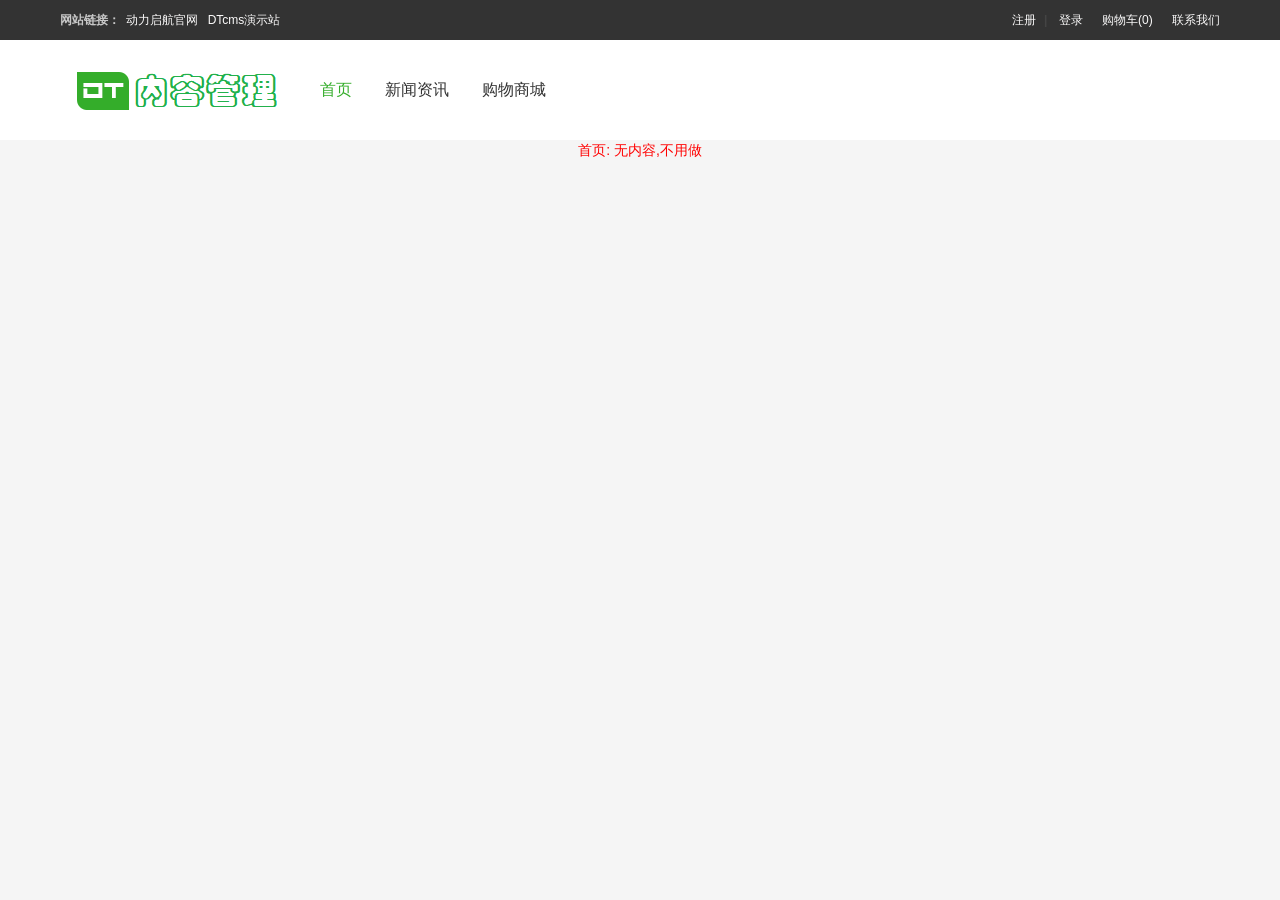
<file: front_end_pc/index.html>
﻿<!doctype html>
<html>
<head>
    <meta charset="utf-8">
    <title>新闻资讯 - DTcms网站管理系统</title>

    <link rel="stylesheet" type="text/css" href="css/style.css"/>
    <script type="text/javascript" src="js/jquery-1.11.2.min.js"></script>
    <script type="text/javascript" src="js/jquery.flexslider-min.js"></script>
    <script type="text/javascript" src="js/common.js"></script>
    <script type="text/javascript">
        $(function(){
            tabs('.index','click');
        });
    </script>
</head>

<body id="index">

<!--页面头部-->
<div id="header"></div>
<script>$("#header").load("_header.html");</script>
<!--/页面头部-->

<div id="app" style="color: red">
首页: 无内容,不用做
</div>


</body>
</html>
</file>
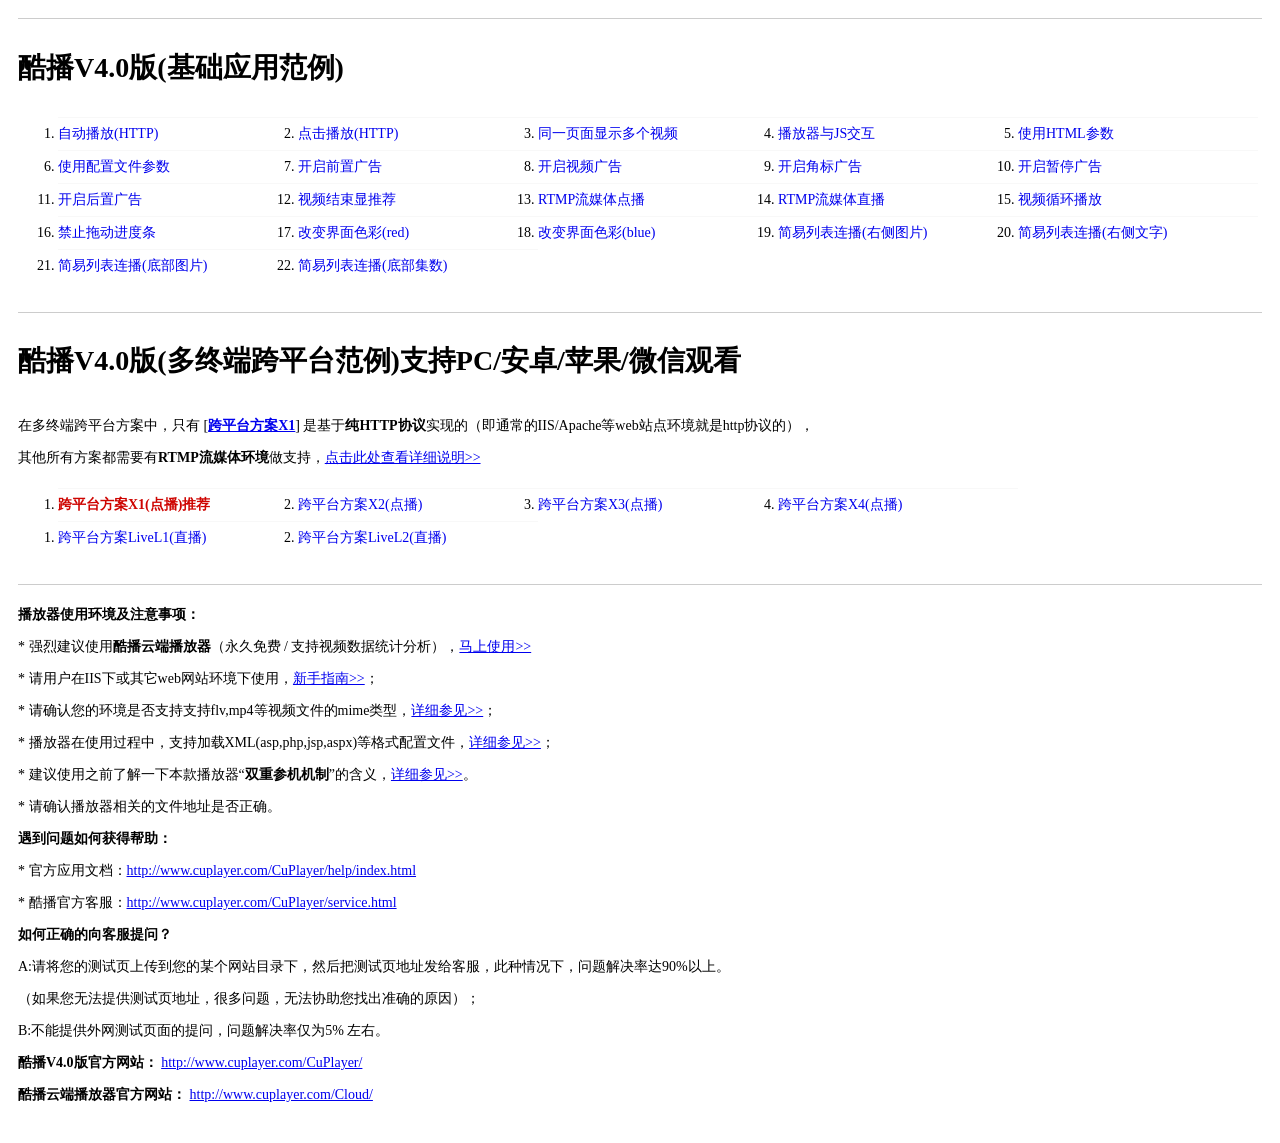
<file: front_end_pc/scripts/cuplayer/index.html>
<!DOCTYPE html PUBLIC "-//W3C//DTD XHTML 1.0 Transitional//EN" "http://www.w3.org/TR/xhtml1/DTD/xhtml1-transitional.dtd">
<html xmlns="http://www.w3.org/1999/xhtml">
<head>
<meta http-equiv="Content-Type" content="text/html; charset=utf-8" />
<title>极酷阳光播放器(CuSunPlayerV3.5)范例</title>

<style type="text/css">
<!--
body { padding:10px;}
.clear { height:30px;clear:both;  }
h1 {  clear:both; height:60px; line-height:60px; } 
div.help { line-height:32px; font-size:14px; clear:both; border-top:1px #cccccc solid; }
div.help ol { clear:both; }
div.help ol li { border-top:1px #f8f8f8 solid; width:240px;; float:left; }
div.help ol li a,div.help ol li a:link,div.help ol li a:visited { display:block; text-decoration:none; }
div.help ol li a:hover{ text-decoration:underline; color:#ce0400;}
.cRed,a.cRed:link,a.cRed:visited{ color:#ce0400; } a.cRed2:hover{ color:#ce0400; text-decoration:underline; }
.cRed3,a.cRed3:link,a.cRed3:visited{ color:#96570e; } a.cRed3:hover{ color:red; text-decoration:underline; }
-->
</style>
</head>

<body> 
 
 

<div class="help">
<h1>酷播V4.0版(基础应用范例)</h1>
<ol type="1">
     <li><a href="demo1.html" target="_blank" class="demo">自动播放(HTTP)</a></li>
     <li><a href="demo2.html" target="_blank" class="demo">点击播放(HTTP)</a></li>
     <li><a href="demo3.html" target="_blank" class="demo">同一页面显示多个视频</a></li>
     <li><a href="demo4.html" target="_blank" class="demo">播放器与JS交互</a></li>
     <li><a href="demo5.html" target="_blank" class="demo">使用HTML参数</a></li>
     <li><a href="demo6.html" target="_blank" class="demo">使用配置文件参数</a></li>
     <li><a href="demo7.html" target="_blank" class="demo">开启前置广告</a></li>
     <li><a href="demo8.html" target="_blank" class="demo">开启视频广告</a></li>
     <li><a href="demo9.html" target="_blank" class="demo">开启角标广告</a></li>
     <li><a href="demo10.html" target="_blank" class="demo">开启暂停广告</a></li>
     <li><a href="demo11.html" target="_blank" class="demo">开启后置广告</a></li>
     <li><a href="demo12.html" target="_blank" class="demo">视频结束显推荐</a></li>
     <li><a href="demo13.html" target="_blank" class="demo">RTMP流媒体点播</a></li>
     <li><a href="demo14.html" target="_blank" class="demo">RTMP流媒体直播</a></li>
     <li><a href="demo15.html" target="_blank" class="demo">视频循环播放</a></li>
     <li><a href="demo16.html" target="_blank" class="demo">禁止拖动进度条</a></li>
     <li><a href="demo17.html" target="_blank" class="demo">改变界面色彩(red)</a></li>
     <li><a href="demo18.html" target="_blank" class="demo">改变界面色彩(blue)</a></li>
 
     <li><a href="listDemo1.html" target="_blank" class="demo">简易列表连播(右侧图片)</a></li>
     <li><a href="listDemo2.html" target="_blank" class="demo">简易列表连播(右侧文字)</a></li>
     <li><a href="listDemo3.html" target="_blank" class="demo">简易列表连播(底部图片)</a></li>
     <li><a href="listDemo4.html" target="_blank" class="demo">简易列表连播(底部集数)</a></li>
</ol>
</div>
<div class="clear"></div>
<div class="help">
<h1>酷播V4.0版(多终端跨平台范例)支持PC/安卓/苹果/微信观看</h1>
<p>在多终端跨平台方案中，只有 [<strong><a href="demoX1.html" target="_blank">跨平台方案X1</a></strong>] 是基于<strong>纯HTTP协议</strong>实现的（即通常的IIS/Apache等web站点环境就是http协议的），<br />
其他所有方案都需要有<strong>RTMP流媒体环境</strong>做支持，<a href="index2.html" target="_blank">点击此处查看详细说明&gt;&gt;</a></p>
<ol type="1">
    <li><a href="demoX1.html" target="_blank" class="demo cRed"><strong>跨平台方案X1(点播)推荐</strong><strong></strong></a></li>
    <li><a href="demoX2.html" target="_blank" class="demo">跨平台方案X2(点播)</a></li>
    <li><a href="demoX3.html" target="_blank" class="demo">跨平台方案X3(点播)</a></li>
    <li><a href="demoX4.html" target="_blank" class="demo">跨平台方案X4(点播)</a></li>
</ol>

<ol type="1">
    <li><a href="LiveL1.html" target="_blank" class="demo">跨平台方案LiveL1(直播)</a></li>
    <li><a href="LiveL2.html" target="_blank" class="demo">跨平台方案LiveL2(直播)</a></li>
</ol>
<div class="clear"></div>
</div>
<!-- help/Bgein -->
<div class="help">
 <p>
  <strong>播放器使用环境及注意事项：</strong><br />
        *  强烈建议使用<strong>酷播云端播放器</strong>（永久免费 /  支持视频数据统计分析），<a href="http://www.cuplayer.com/Cloud" target="_blank">马上使用&gt;&gt;</a><br />
        *  请用户在IIS下或其它web网站环境下使用，<a href="http://www.cuplayer.com/CuPlayer/help/Step/" target="_blank">新手指南&gt;&gt;</a>；<br />
        *  请确认您的环境是否支持支持flv,mp4等视频文件的mime类型，<a href="http://www.cuplayer.com/CuPlayer/help/Help71.html" target="_blank" class="cOrange">详细参见&gt;&gt;</a>；<br />
        *  播放器在使用过程中，支持加载XML(asp,php,jsp,aspx)等格式配置文件，<a href="http://www.cuplayer.com/CuPlayer/help/Help61.html" target="_blank" class="cOrange">详细参见&gt;&gt;</a>；<br />
        *  建议使用之前了解一下本款播放器&ldquo;<strong>双重参机机制</strong>&rdquo;的含义，<a href="http://www.cuplayer.com/CuPlayer/help/Help23.html" target="_blank">详细参见&gt;&gt;</a>。<br />
        * 请确认播放器相关的文件地址是否正确。<br />
        <strong>遇到问题如何获得帮助：</strong>        <br />
        * 官方应用文档：<a href="http://www.cuplayer.com/CuPlayer/help/index.html" target="_blank" class="cOrange">http://www.cuplayer.com/CuPlayer/help/index.html</a><br />
        * 酷播官方客服：<a href="http://www.cuplayer.com/CuPlayer/service.html" target="_blank">http://www.cuplayer.com/CuPlayer/service.html</a><br />
        <strong>如何正确的向客服提问？</strong> <br />
    A:请将您的测试页上传到您的某个网站目录下，然后把测试页地址发给客服，此种情况下，问题解决率达90%以上。<br />
    （如果您无法提供测试页地址，很多问题，无法协助您找出准确的原因）； <br />
  B:不能提供外网测试页面的提问，问题解决率仅为5% 左右。<br />
  <strong>酷播V4.0版官方网站：</strong> <a href="http://www.cuplayer.com/CuPlayer/" target="_blank">http://www.cuplayer.com/CuPlayer/</a><br />
<strong>酷播云端播放器官方网站：</strong> <a href="http://www.cuplayer.com/Cloud/" target="_blank">http://www.cuplayer.com/Cloud/</a><br /></p>
</div>
<!-- help/End -->
<div style="display:none;">
<script type="text/javascript" src="http://www.cuplayer.com/CuPlayer/js/stat.js"></script>
</div>
</body>
</html>
</file>
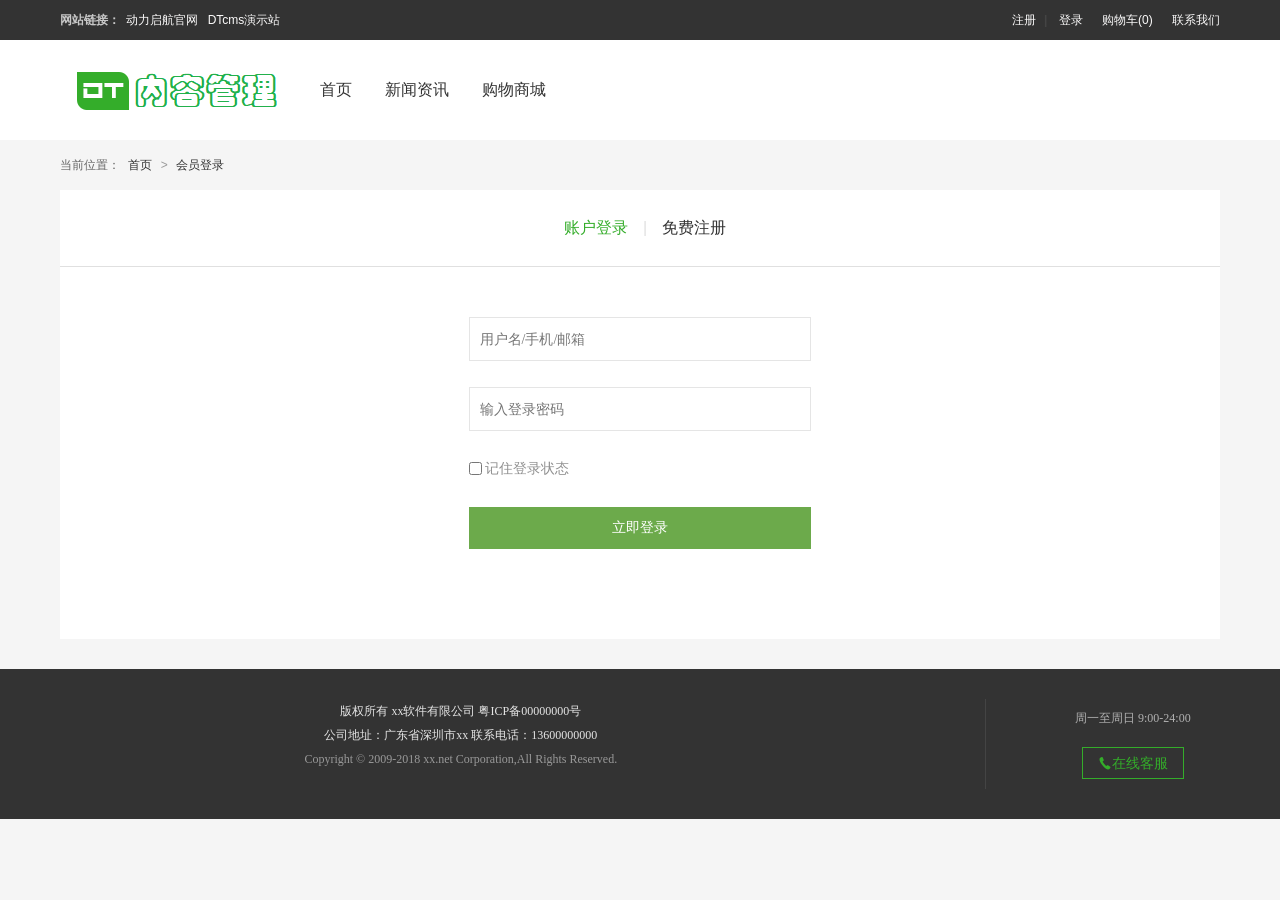
<file: front_end_pc/login.html>
﻿<!doctype html>
<html>
<head>
    <meta charset="utf-8">
    <title>会员登录 - DTcms网站管理系统</title>
    <link rel="stylesheet" type="text/css" href="css/style.css">
    <script type="text/javascript" src="scripts/jquery/jquery-1.11.2.min.js"></script>
    <script type="text/javascript" src="js/common.js"></script>
    <script type="text/javascript" src="js/login.js"></script>
</head>

<body>

<!--页面头部-->
<div id="header"></div>
<script>$("#header").load("_header.html");</script>
<!--/页面头部-->

<!--当前位置-->
<div class="section">
    <div class="location">
        <span>当前位置：</span>
        <a href="index.html">首页</a> &gt;
        <a href="login.html">会员登录</a>
    </div>
</div>
<!--/当前位置-->

<!--导航推荐-->
<div class="section">
    <div class="wrapper">
        <div class="bg-wrap">
            <div class="nav-tit">
                <a class="selected" href="javascript:;">账户登录</a>
                <i>|</i>
                <a href="register.html">免费注册</a>
            </div>

            <form id="loginform" name="loginform" class="login-box"
                  @submit.prevent="on_submit" v-cloak>
                <div class="input-box">
                    <input id="txtUserName" name="username" type="text"
                           v-model="username" @blur="check_username"
                           placeholder="用户名/手机/邮箱"/>
                </div>
                <div class="input-box">
                    <input id="txtPassword" name="password" type="password"
                           v-model="password" @blur="check_pwd" placeholder="输入登录密码"/>
                </div>
                <div class="remember-box">
                    <input id="chkRemember" name="remember" type="checkbox"
                           v-model="remember"/>
                    <label for="chkRemember">记住登录状态</label>
                </div>
                <div class="btn-box">
                    <input id="btnSubmit" name="btnSubmit" type="submit" value="立即登录">
                </div>
                <!-- 出错提示信息 -->
                <div id="error_msg" class="tip-box">{{ error_msg }}</div>

                <input id="turl" name="turl" type="hidden"
                       value="/user/center/index.html"/><!--记住上一页网址-->
            </form>
        </div>
    </div>
</div>

<!--页面底部-->
<div id="footer"></div>
<script>$("#footer").load("_footer.html");</script>
<!--/页面底部-->

<script type="text/javascript" src="js/axios-0.18.0.min.js"></script>
<script type="text/javascript" src="js/vue-2.5.16.js"></script>
<script type="text/javascript" src="js/login.js"></script>

</body>
</html>
</file>
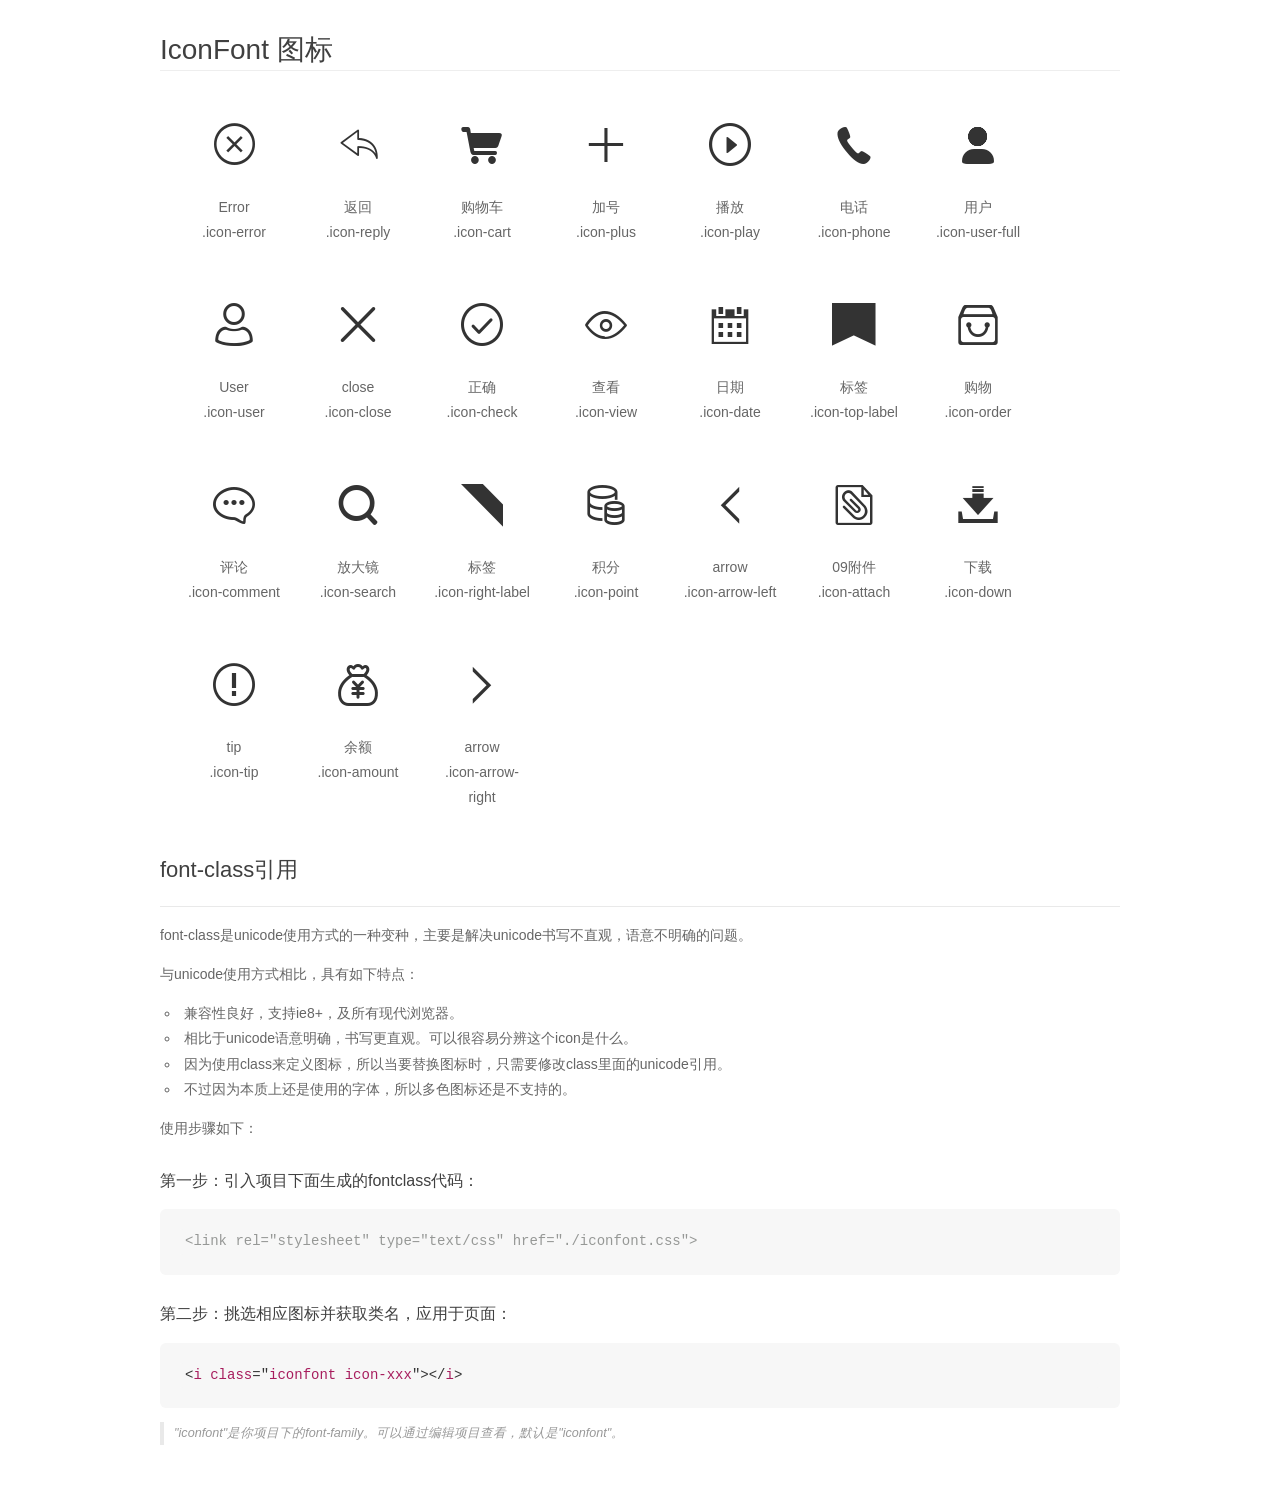
<file: front_end_pc/css/icon/demo_fontclass.html>
<!DOCTYPE html>
<html>
<head>
    <meta charset="utf-8"/>
    <title>IconFont</title>
    <link rel="stylesheet" href="demo.css">
    <link rel="stylesheet" href="iconfont.css">
</head>
<body>
    <div class="main markdown">
        <h1>IconFont 图标</h1>
        <ul class="icon_lists clear">
            
                <li>
                <i class="icon iconfont icon-error"></i>
                    <div class="name">Error</div>
                    <div class="fontclass">.icon-error</div>
                </li>
            
                <li>
                <i class="icon iconfont icon-reply"></i>
                    <div class="name">返回</div>
                    <div class="fontclass">.icon-reply</div>
                </li>
            
                <li>
                <i class="icon iconfont icon-cart"></i>
                    <div class="name">购物车</div>
                    <div class="fontclass">.icon-cart</div>
                </li>
            
                <li>
                <i class="icon iconfont icon-plus"></i>
                    <div class="name">加号</div>
                    <div class="fontclass">.icon-plus</div>
                </li>
            
                <li>
                <i class="icon iconfont icon-play"></i>
                    <div class="name">播放</div>
                    <div class="fontclass">.icon-play</div>
                </li>
            
                <li>
                <i class="icon iconfont icon-phone"></i>
                    <div class="name">电话</div>
                    <div class="fontclass">.icon-phone</div>
                </li>
            
                <li>
                <i class="icon iconfont icon-user-full"></i>
                    <div class="name">用户</div>
                    <div class="fontclass">.icon-user-full</div>
                </li>
            
                <li>
                <i class="icon iconfont icon-user"></i>
                    <div class="name">User</div>
                    <div class="fontclass">.icon-user</div>
                </li>
            
                <li>
                <i class="icon iconfont icon-close"></i>
                    <div class="name">close</div>
                    <div class="fontclass">.icon-close</div>
                </li>
            
                <li>
                <i class="icon iconfont icon-check"></i>
                    <div class="name">正确</div>
                    <div class="fontclass">.icon-check</div>
                </li>
            
                <li>
                <i class="icon iconfont icon-view"></i>
                    <div class="name">查看</div>
                    <div class="fontclass">.icon-view</div>
                </li>
            
                <li>
                <i class="icon iconfont icon-date"></i>
                    <div class="name">日期</div>
                    <div class="fontclass">.icon-date</div>
                </li>
            
                <li>
                <i class="icon iconfont icon-top-label"></i>
                    <div class="name">标签</div>
                    <div class="fontclass">.icon-top-label</div>
                </li>
            
                <li>
                <i class="icon iconfont icon-order"></i>
                    <div class="name">购物</div>
                    <div class="fontclass">.icon-order</div>
                </li>
            
                <li>
                <i class="icon iconfont icon-comment"></i>
                    <div class="name">评论</div>
                    <div class="fontclass">.icon-comment</div>
                </li>
            
                <li>
                <i class="icon iconfont icon-search"></i>
                    <div class="name">放大镜</div>
                    <div class="fontclass">.icon-search</div>
                </li>
            
                <li>
                <i class="icon iconfont icon-right-label"></i>
                    <div class="name">标签</div>
                    <div class="fontclass">.icon-right-label</div>
                </li>
            
                <li>
                <i class="icon iconfont icon-point"></i>
                    <div class="name">积分</div>
                    <div class="fontclass">.icon-point</div>
                </li>
            
                <li>
                <i class="icon iconfont icon-arrow-left"></i>
                    <div class="name">arrow</div>
                    <div class="fontclass">.icon-arrow-left</div>
                </li>
            
                <li>
                <i class="icon iconfont icon-attach"></i>
                    <div class="name">09附件</div>
                    <div class="fontclass">.icon-attach</div>
                </li>
            
                <li>
                <i class="icon iconfont icon-down"></i>
                    <div class="name">下载</div>
                    <div class="fontclass">.icon-down</div>
                </li>
            
                <li>
                <i class="icon iconfont icon-tip"></i>
                    <div class="name">tip</div>
                    <div class="fontclass">.icon-tip</div>
                </li>
            
                <li>
                <i class="icon iconfont icon-amount"></i>
                    <div class="name">余额</div>
                    <div class="fontclass">.icon-amount</div>
                </li>
            
                <li>
                <i class="icon iconfont icon-arrow-right"></i>
                    <div class="name">arrow</div>
                    <div class="fontclass">.icon-arrow-right</div>
                </li>
            
        </ul>

        <h2 id="font-class-">font-class引用</h2>
        <hr>

        <p>font-class是unicode使用方式的一种变种，主要是解决unicode书写不直观，语意不明确的问题。</p>
        <p>与unicode使用方式相比，具有如下特点：</p>
        <ul>
        <li>兼容性良好，支持ie8+，及所有现代浏览器。</li>
        <li>相比于unicode语意明确，书写更直观。可以很容易分辨这个icon是什么。</li>
        <li>因为使用class来定义图标，所以当要替换图标时，只需要修改class里面的unicode引用。</li>
        <li>不过因为本质上还是使用的字体，所以多色图标还是不支持的。</li>
        </ul>
        <p>使用步骤如下：</p>
        <h3 id="-fontclass-">第一步：引入项目下面生成的fontclass代码：</h3>


        <pre><code class="lang-js hljs javascript"><span class="hljs-comment">&lt;link rel="stylesheet" type="text/css" href="./iconfont.css"&gt;</span></code></pre>
        <h3 id="-">第二步：挑选相应图标并获取类名，应用于页面：</h3>
        <pre><code class="lang-css hljs">&lt;<span class="hljs-selector-tag">i</span> <span class="hljs-selector-tag">class</span>="<span class="hljs-selector-tag">iconfont</span> <span class="hljs-selector-tag">icon-xxx</span>"&gt;&lt;/<span class="hljs-selector-tag">i</span>&gt;</code></pre>
        <blockquote>
        <p>"iconfont"是你项目下的font-family。可以通过编辑项目查看，默认是"iconfont"。</p>
        </blockquote>
    </div>
</body>
</html>
</file>
<file: front_end_pc/css/style.css>
﻿@charset "utf-8";
@import url("icon/iconfont.css");

[v-cloak] {
    display: none;
}

/*全局样式
---------------------------------------------*/
body {
    margin: 0 auto;
    padding: 0;
    width: 100%;
    color: #333;
    font: 14px/1.5 Arial, "Microsoft Yahei";
    text-align: center;
    background: #f5f5f5;
    -webkit-font-smoothing: antialiased;
}

input, button, select, textarea, img, p, h1, h2, h3, h4, h5 {
    margin: 0;
    padding: 0;
    border: 0;
    font-family: 'Microsoft YaHei', '微软雅黑';
}

a {
    color: #333;
    text-decoration: none;
}

a:hover {
    color: #34ad2a;
    text-decoration: none;
    -webkit-transition: all 0.2s linear;
    transition: all 0.2s linear;
}

ol, ul, li, dl, dd {
    margin: 0 auto;
    padding: 0;
    list-style-type: none;
}

i, em {
    font-style: normal;
}

table {
    border-collapse: collapse;
    border-spacing: 0;
}

/*Clear Fix*/
.clearfix:after {
    content: ".";
    display: block;
    height: 0;
    clear: both;
    visibility: hidden;
}

.clearfix {
    display: inline-block;
}

.clearfix {
    display: block;
}

.clear {
    clear: both;
    font-size: 0px;
    height: 0px;
    overflow: hidden;
}

.line5 {
    clear: both;
    font-size: 0px;
    height: 5px;
    overflow: hidden;
}

.line10 {
    clear: both;
    font-size: 0px;
    height: 10px;
    overflow: hidden;
}

.line15 {
    clear: both;
    font-size: 0px;
    height: 15px;
    overflow: hidden;
}

/*页面布局
----------------------------------------------*/
.section {
    position: relative;
    margin: 0 auto;
    width: 1160px;
    min-width: 925px;
    max-width: 1160px;
    text-align: left;
}

.wrapper {
    position: relative;
    margin: 0 auto;
    padding: 0;
    width: 100%;
    height: auto;
    text-align: left;
    overflow: hidden;
}

.wrapper:after {
    content: ".";
    display: block;
    height: 0;
    clear: both;
    visibility: hidden;
}

.wrap-box {
    width: 1160px;
}

.left-925 {
    position: relative;
    float: left;
    margin: 0;
    padding: 0;
    width: 925px;
}

.left-705 {
    position: relative;
    float: left;
    margin: 0;
    padding: 0;
    width: 705px;
}

.left-690 {
    position: relative;
    float: left;
    margin: 0 0 0 15px;
    padding: 0;
    width: 690px;
}

.left-455 {
    position: relative;
    float: left;
    margin: 0 0 0 15px;
    padding: 0;
    width: 455px;
}

.left-260 {
    position: relative;
    display: block;
    float: left;
    width: 260px;
    overflow: hidden;
}

.left-220 {
    position: relative;
    display: block;
    float: left;
    margin: 0 0 0 15px;
    padding: 0;
    width: 220px;
    _overflow: hidden;
}

.left-auto {
    position: relative;
    display: block;
    margin: 0 275px 0 0;
    overflow: hidden;
    _zoom: 1;
}

.right-260 {
    position: relative;
    display: block;
    float: right;
    width: 260px;
    overflow: hidden;
}

.right-auto {
    position: relative;
    display: block;
    margin: 0 0 0 275px;
    overflow: hidden;
    _zoom: 1;
}

.bg-wrap {
    margin: 0;
    padding: 0;
    background: #fff;
}

.bg-wrap:after {
    content: ".";
    display: block;
    height: 0;
    clear: both;
    visibility: hidden;
}

.bg-wrap.nobg {
    background: none;
}

.pad-15 {
    position: relative;
    padding: 15px;
}

/*页面标题
----------------------------------------------*/
.location {
    padding: 5px 0;
    width: 100%;
    height: 40px;
    line-height: 40px;
    color: #999;
    font-size: 12px;
    text-align: left;
}

.location a {
    margin: 0 5px;
}

.location span {
    color: #666;
}

.main-tit {
    padding-top: 14px;
    height: 54px;
    line-height: 54px;
    text-align: left;
}

.main-tit h2 {
    display: block;
    margin: 0;
    padding: 0;
    float: left;
    color: #333;
    font-size: 20px;
    font-weight: normal;
}

.main-tit p {
    display: block;
    float: right;
    color: #555;
    font-size: 14px;
}

.main-tit p a {
    margin-left: 10px;
}

.main-tit p a i {
    font-style: normal;
}

.slide-tit {
    border-bottom: 1px solid #f0f0f0;
    color: #34ad2a;
    line-height: 1em;
    font-size: 16px;
    font-weight: normal;
}

.slide-tit strong {
    padding: 10px 0;
    float: right;
    color: #999;
    font-size: 12px;
    font-weight: normal;
}

.slide-tit span {
    position: relative;
    top: 1px;
    display: inline-block;
    padding: 10px 0;
    border-bottom: 1px solid #34ad2a;
}

.nav-tit {
    margin: 0 auto 50px;
    padding: 30px 0;
    text-align: center;
    color: #333;
    font-size: 16px;
    line-height: 1em;
    border-bottom: 1px solid #e0e0e0;
}

.nav-tit.short {
    padding-bottom: 0;
    border-bottom: 0;
}

.nav-tit a {
    margin-left: 10px;
    color: #333;
}

.nav-tit a:hover, .nav-tit a.selected {
    color: #34ad2a;
}

.nav-tit i {
    margin-left: 10px;
    color: #e0e0e0;
}

.sub-tit {
    margin: 0 50px 10px;
    padding-top: 35px;
    height: 42px;
    border-bottom: 1px solid #e0e0e0;
    font-size: 16px;
}

.sub-tit a.add {
    display: block;
    margin-right: 10px;
    float: right;
    color: #23ac38;
    font-size: 14px;
    line-height: 42px;
}

.sub-tit a.add i {
    display: inline-block;
    margin-right: 5px;
    color: #23ac38;
    font-size: 14px;
}

.sub-tit ul {
    display: inline-block;
}

.sub-tit ul li {
    margin: 0;
    padding: 0;
    display: inline-block;
    *display: inline;
    *zoom: 1;
}

.sub-tit ul li a {
    display: inline-block;
    padding: 0 15px;
    line-height: 42px;
}

.sub-tit ul li.selected a {
    border-bottom: 2px solid #23ac38;
    color: #23ac38;
}

.search-tit {
    display: block;
    margin: 0 30px;
    padding-top: 15px;
    line-height: 38px;
    border-bottom: 1px solid #f0f0f0;
}

.search-tit h3 {
    display: inline-block;
    color: #333;
    font-size: 16px;
    font-weight: normal;
}

.search-tit span {
    margin-left: 15px;
    color: #999;
    font-size: 14px;
}

.search-tit span strong {
    margin: 0 2px;
    color: #1e7bb3;
    font-weight: 600;
}

/*页面头部
----------------------------------------------*/
/*顶部样式*/
.header .head-top {
    height: 40px;
    background: #333;
    color: #fcfbfb;
    font-size: 12px;
}

.header .head-top .left-box {
    display: block;
    float: left;
    line-height: 40px;
}

.header .head-top .left-box span {
    color: #c8c8c8;
    font-weight: 700;
}

.header .head-top .left-box a {
    margin: auto 3px;
    color: #fcfbfb;
}

.header .head-top .left-box a:hover {
    color: #34ad2a;
}

.header .head-top .right-box {
    float: right;
    margin-right: -8px;
    line-height: 40px;
}

.header .head-top .right-box a {
    margin: auto 8px;
    color: #fcfbfb;
    _display: inline;
    *zoom: 1;
}

.header .head-top .right-box a:hover {
    color: #34ad2a;
}

.header .head-top .right-box a i {
    margin-right: 2px;
    font-size: 12px;
}

.header .head-top .right-box strong {
    color: #444;
    font-size: 12px;
    font-weight: 700;
}

.header .head-nav {
    position: relative;
    height: 100px;
    background: #fff;
}

.header .head-nav .logo {
    position: absolute;
    top: 25px;
    left: 0;
    width: 180px;
    height: 50px;
}

.header .head-nav .nav-box {
    position: absolute;
    top: 30px;
    left: 21%;
    right: 0;
    line-height: 40px;
    height: 40px;
}

.header .head-nav .nav-box li {
    float: left;
    margin: auto 1.8%;
}

.header .head-nav .nav-box li a {
    color: #333;
    font-size: 16px;
    line-height: 40px;
}

.header .head-nav .nav-box li a:hover {
    color: #34ad2a;
}

#index .index a, #news .news a, #goods .goods a, #video .video a, #photo .photo a, #down .down a,
.header .head-nav .nav-box li a:hover {
    color: #34ad2a;
}

.header .head-nav .search-box {
    position: absolute;
    top: 30px;
    right: 0;
    width: 22%;
    height: 42px;
    overflow: hidden;
    _height: 43px;
}

.header .head-nav .search-box .input-box {
    position: absolute;
    top: 0;
    left: 0;
    right: 65px;
    bottom: 0;
}

.header .head-nav .search-box .input-box input {
    display: block;
    margin: 0;
    padding: 5px 12px;
    width: 100%;
    height: 30px;
    line-height: 30px;
    background: #fff;
    border: 1px solid #e5e5e5;
    color: #333;
    font-size: 12px;
    transform: border-color 0.15s ease-in-out 0s, box-shadow 0.15s ease-in-out 0s;
}

.header .head-nav .search-box .input-box input::-moz-placeholder {
    color: #b3b3b3;
    opacity: 1;
}

.header .head-nav .search-box a {
    display: block;
    position: absolute;
    top: 0;
    right: 0;
    bottom: 0;
    padding: 5px;
    width: 30px;
    height: 30px;
    line-height: 30px;
    color: #333;
    font-size: 16px;
    text-align: center;
    background: #fff;
    border: 1px solid #e5e5e5;
    border-radius: 0;
    cursor: pointer;
    -webkit-transition: all 0.2s linear;
    transition: all 0.2s linear;
    *top: 1px;
}

.header .head-nav .search-box a:hover {
    background: #34ad2a;
    border-color: #34ad2a;
    -webkit-transition: all 0.3s linear;
    transition: all 0.3s linear;
}

.header .head-nav .search-box a:hover i {
    color: #fff !important;
}

/*Banner样式*/
.slide-box {
    position: relative;
    margin: 0;
    width: 100%;
    height: 454px;
    text-align: center;
    overflow: hidden;
}

.slide-box .list-box {
    position: absolute;
    top: 0;
    left: 50%;
    margin-left: -960px;
    width: 1920px;
    height: 100%;
    background: #fff;
}

.slide-box .list-box li {
    position: absolute;
    left: 0;
    top: 0;
    display: block;
    width: 100%;
    height: 100%;
    opacity: 0;
    filter: alpha:opacity(0);
}

.slide-box .list-box li a {
    display: block;
    width: 100%;
    height: 100%;
}

.slide-box .list-box li a img {
    position: absolute;
    top: 0;
    left: 0;
    width: 100%;
    height: 100%;
}

.slide-box .speed-box {
    position: absolute;
    left: 0;
    bottom: 20px;
    width: 100%;
    height: 10px;
    text-align: center;
    z-index: 999;
}

.slide-box .speed-btn {
    display: inline-block;
    margin: auto 0;
}

.slide-box .speed-btn a {
    display: block;
    float: left;
    margin: 0 5px;
    width: 10px;
    height: 10px;
    background: url(../images/slide_btns.png) 0 -166px no-repeat;
    overflow: hidden;
    *float: none;
    *display: inline-block;
}

.slide-box .speed-btn a.selected {
    background-position: 0 -176px;
}

.slide-box .prev-btn, .slide-box .next-btn {
    position: absolute;
    top: 50%;
    display: block;
    margin-top: -41px;
    width: 42px;
    height: 82px;
    z-index: 999;
    opacity: 0.5;
    filter: alpha:opacity(50);
    background: url(../images/slide_btns.png) no-repeat;
    display: none;
    overflow: hidden;
}

.slide-box .prev-btn {
    left: 31px;
    background-position: 0 0;
}

.slide-box .next-btn {
    right: 31px;
    background-position: 0 -82px;
}

/*幻灯片样式*/
.focus-box {
    position: absolute;
    top: 0;
    right: 0;
    bottom: 0;
    left: 0;
    overflow: hidden;
    _position: relative;
}

.focus-box .slides {
    position: relative;
    display: block;
    width: 100%;
    height: 100%;
    zoom: 1;
    overflow: hidden;
}

.focus-box .slides:after {
    content: ".";
    display: block;
    height: 0;
    clear: both;
    visibility: hidden;
}

.focus-box .slides li {
    width: 100%;
    height: 100%;
    overflow: hidden;
}

.focus-box .slides li img {
    min-width: 100%;
    min-height: 100%;
    _width: 100%;
    _height: 100%;
}

.focus-box .slides li .note-bg {
    position: absolute;
    left: 0;
    right: 0;
    bottom: 0;
    width: 100%;
    height: 50px;
    background: #000;
    filter: alpha(Opacity=30);
    -moz-opacity: 0.3;
    opacity: 0.3;
    background: linear-gradient(to top, rgba(0, 0, 0, 0.6), rgba(0, 0, 0, 0));
    _background: url(none) 0 0 repeat #000;
}

.focus-box .slides li .note-txt {
    position: absolute;
    left: 0;
    right: 0;
    bottom: 0;
    display: block;
    padding: 10px;
    height: 24px;
    line-height: 24px;
    color: #fff;
    font-size: 16px;
    white-space: nowrap;
    text-overflow: ellipsis;
    overflow: hidden;
}

.focus-box .flex-control-nav {
    position: absolute;
    right: 5px;
    bottom: 10px;
    display: block;
    z-index: 4;
}

.focus-box .flex-control-nav li {
    margin: 0 5px 0 0;
    display: inline-block;
    zoom: 1;
    *display: inline;
}

.focus-box .flex-control-nav li a {
    display: block;
    width: 8px;
    height: 8px;
    text-indent: -9999px;
    border: 1px solid #fafafa;
    border-radius: 8px;
    cursor: pointer;
    overflow: hidden;
}

.focus-box .flex-control-paging li a:hover {
    background: #333;
}

.focus-box .flex-control-paging li a.flex-active {
    background: #c81623;
    border-color: #c81623;
    cursor: default;
}

/*内容样式
----------------------------------------------*/
/*文字列表样式*/
.side-txt-list {
    padding: 6px 15px 15px;
    text-align: left;
    background: #fff;
}

.side-txt-list li {
    line-height: 28px;
    font-size: 12px;
}

.side-txt-list li span {
    float: right;
    color: #999;
}

.side-txt-list li.tit a {
    color: #108cee;
    font-size: 18px;
    line-height: 48px;
}

/*图文列表样式*/
.side-img-box {
    position: relative;
    width: 455px;
    height: 455px;
    background: #fff;
    overflow: hidden;
}

.side-img-box em {
    position: absolute;
    display: none;
    margin: -30px auto auto -30px;
    top: 50%;
    left: 50%;
    width: 60px;
    height: 60px;
    font-style: normal;
    filter: alpha(Opacity=60);
    -moz-opacity: 0.6;
    opacity: 0.6;
}

.side-img-box em i {
    color: #fff;
    font-size: 60px;
    line-height: 60px;
}

.side-img-box a:hover em {
    display: block;
}

.side-img-box .abs-bg {
    position: absolute;
    left: 0;
    bottom: 0;
    width: 100%;
    height: 50px;
    background: #000;
    filter: alpha(Opacity=30);
    -moz-opacity: 0.3;
    opacity: 0.3;
    background: linear-gradient(to top, rgba(0, 0, 0, 0.6), rgba(0, 0, 0, 0));
}

.side-img-box .info {
    position: absolute;
    left: 0;
    bottom: 0;
    right: 0;
    width: 100%;
    height: 50px;
    line-height: 20px;
    text-align: left;
}

.side-img-box .info h3 {
    padding: 5px 15px 0;
    color: #fff;
    font-size: 14px;
    font-weight: normal;
}

.side-img-box .info p {
    padding: 0 15px;
    color: #eee;
    font-size: 12px;
}

.side-img-box img {
    min-width: 100%;
    min-height: 100%;
    _width: 100%;
    _height: 100%;
}

.side-img-list {
    text-align: left;
    padding: 10px 0 11px 0;
    background: #fff;
}

.side-img-list li {
    display: block;
    padding: 10px 15px;
}

.side-img-list li:after {
    content: ".";
    display: block;
    height: 0;
    clear: both;
    visibility: hidden;
}

.side-img-list li .img-box {
    position: relative;
    float: left;
    width: 60px;
    height: 60px;
    overflow: hidden;
}

.side-img-list li .img-box label {
    position: absolute;
    top: 1px;
    left: 1px;
    display: block;
    width: 16px;
    height: 16px;
    line-height: 16px;
    color: #fff;
    font-size: 12px;
    font-weight: normal;
    text-align: center;
    background: #666;
}

.side-img-list li:first-child .img-box label {
    background: #d70029;
}

.side-img-list li .img-box img {
    margin: 0;
    padding: 0;
    border: 1px solid #ebebeb;
    width: 58px;
    height: 58px;
}

.side-img-list li .txt-box {
    display: block;
    margin-left: 75px;
    font-size: 12px;
}

.side-img-list li .txt-box a {
    display: block;
    height: 40px;
    line-height: 20px;
    overflow: hidden;
}

.side-img-list li .txt-box span {
    display: block;
    color: #999;
    height: 20px;
    line-height: 20px;
}

.focus-list {
    margin: 0;
    padding: 0;
}

.focus-list li {
    height: 33px;
    font-size: 12px;
    text-overflow: ellipsis;
    white-space: nowrap;
    overflow: hidden;
}

.focus-list li label {
    display: inline-block;
    margin: 0 5px 0 0;
    padding: 0;
    width: 16px;
    height: 16px;
    line-height: 16px;
    color: #fff;
    font-size: 12px;
    font-weight: 400;
    text-align: center;
    background: #999;
    border-radius: 2px;
    vertical-align: middle;
}

.focus-list li label.hot {
    background: #d70029;
}

.focus-list li a {
    line-height: 33px;
}

.sidebar-box {
    margin: 0 0 15px;
    padding: 20px;
    background: #fff;
}

.sidebar-box h4 {
    margin: 0;
    padding: 0 0 15px;
    border-bottom: 1px solid #e0e0e0;
    color: #333;
    font-size: 16px;
    font-weight: 300;
    line-height: 20px;
}

.sidebar-box .txt-list li {
    margin-top: 15px;
    line-height: 20px;
    font-size: 12px;
    text-overflow: ellipsis;
    white-space: nowrap;
    overflow: hidden;
}

.sidebar-box .txt-list li label {
    display: inline-block;
    margin: 0 5px 0 0;
    width: 16px;
    height: 16px;
    line-height: 16px;
    color: #fff;
    font-size: 12px;
    font-weight: 400;
    text-align: center;
    background: #999;
    border-radius: 2px;
    vertical-align: middle;
}

.sidebar-box .txt-list li label.hot {
    background: #d70029;
}

.sidebar-box .txt-list li a {
    line-height: 20px;
}

.sidebar-box .side-img-list {
    padding-bottom: 0;
}

.sidebar-box .side-img-list li {
    padding: 10px 0;
}

.sidebar-box .tags-box {
    margin: 0 0 0 -10px;
}

.sidebar-box .tags-box:after {
    content: ".";
    display: block;
    height: 0;
    clear: both;
    visibility: hidden;
}

.sidebar-box .tags-box a {
    display: block;
    float: left;
    margin: 10px 0 0 10px;
    padding: 5px;
    color: #555;
    font-size: 12px;
    line-height: 20px;
    border: 1px solid #f0f0f0;
}

.sidebar-box .tags-box a:hover {
    border-color: #34ad2a;
}

.tags-box a i {
    margin-left: 2px;
    color: #999;
    font-style: normal;
}

/*图片列表样式*/
.img-list {
    margin: -15px 0 0 -15px;
    *display: inline-block;
}

.img-list:after {
    content: ".";
    display: block;
    height: 0;
    clear: both;
    visibility: hidden;
}

.img-list .nodata {
    color: #999;
    line-height: 80px;
    text-align: center;
}

.img-list li {
    position: relative;
    float: left;
    margin: 15px 0 0 15px;
    width: 220px;
    height: auto;
    background: #fff;
    overflow: auto;
    _display: inline;
}

.img-list li .img-box {
    display: block;
    position: relative;
    width: 220px;
    height: 220px;
    overflow: hidden;
}

.img-list li .img-box .abs-txt {
    position: absolute;
    top: 8px;
    left: 0;
    display: inline-block;
    padding: 0 6px;
    color: #fff;
    font-size: 12px;
    line-height: 24px;
    background: #c81623;
    text-align: center;
    border-radius: 0 3px 3px 0;
}

.img-list li .img-box img {
    width: 100%;
    height: 100%;
}

.img-list li .info {
    display: block;
    text-align: left;
    margin: 15px;
}

.img-list li .info h3 {
    display: block;
    line-height: 20px;
    height: 40px;
    font-size: 12px;
    font-weight: normal;
    overflow: hidden;
}

.img-list li .info p {
    display: block;
    line-height: 28px;
    color: #999;
    font-size: 12px;
}

.img-list li .info p.price {
    padding-top: 10px;
    line-height: 18px;
}

.img-list li .info p.price b {
    margin-right: 2px;
    color: #f40;
    font-size: 16px;
}

.img-list li .info p strong {
    float: right;
    font-weight: normal;
}

.img-list li .info p span.price {
    color: #fb2104;
    font-size: 14px;
    font-weight: 600;
}

.img-list li em {
    position: absolute;
    display: none;
    margin: -30px auto auto -30px;
    top: 50%;
    left: 50%;
    width: 60px;
    height: 60px;
    font-style: normal;
    filter: alpha(Opacity=60);
    -moz-opacity: 0.6;
    opacity: 0.6;
}

.img-list li em i {
    color: #fff;
    font-size: 60px;
    line-height: 60px;
}

.img-list li a:hover em {
    display: block;
}

.img-list li .abs-bg {
    position: absolute;
    left: 0;
    bottom: 0;
    width: 100%;
    height: 50px;
    background: #000;
    opacity: 0.3;
    filter: alpha(opacity=30);
    -moz-opacity: 0.3;
    background: linear-gradient(to top, rgba(0, 0, 0, 0.6), rgba(0, 0, 0, 0));
}

.img-list li .remark {
    position: absolute;
    left: 0;
    bottom: 0;
    right: 0;
    width: 100%;
    height: 50px;
    line-height: 20px;
    text-align: left;
    overflow: hidden;
}

.img-list li .remark h3 {
    padding: 5px 15px 0;
    color: #fff;
    font-size: 12px;
    font-weight: normal;
    white-space: nowrap;
    text-overflow: ellipsis;
    overflow: hidden;
}

.img-list li .remark p {
    padding: 0 15px;
    color: #eee;
    font-size: 12px;
    white-space: nowrap;
    text-overflow: ellipsis;
    overflow: hidden;
}

/*图文列表样式*/
.n-list {
    padding: 15px 30px;
}

.n-list li {
    display: block;
    padding-bottom: 15px;
    border-bottom: 1px solid #f0f0f0;
    overflow: hidden;
}

.n-list li:after {
    content: ".";
    display: block;
    height: 0;
    clear: both;
    visibility: hidden;
}

.n-list li h2 {
    padding: 15px 0 15px;
    font-size: 18px;
    line-height: 24px;
    font-weight: normal;
    white-space: nowrap;
    text-overflow: ellipsis;
    overflow: hidden;
}

.n-list li h2 a {
    color: #333;
    text-decoration: none;
}

.n-list li h2 a:hover {
    color: #8CAC52;
}

.n-list li .note b {
    position: relative;
    display: block;
    float: left;
    margin-right: 16px;
    width: 118px;
    height: 118px;
    border: 1px solid #e8e8e8;
    font-style: normal;
}

.n-list li .note b img {
    min-width: 100%;
    min-height: 100%;
    width: 100%;
    _height: 100%;
}

.n-list li .note p {
    display: block;
    font-size: 14px;
    max-height: 84px;
    line-height: 28px;
    font-weight: 500;
    color: #666;
    overflow: hidden;
}

.n-list li .note .info {
    padding-top: 10px;
    height: 20px;
    line-height: 20px;
}

.n-list li .note .info span {
    margin-right: 10px;
    color: #999;
    font-size: 12px;
}

.n-list li .note .info span i {
    margin-right: 3px;
    font-size: 12px;
}

.n-list .nodata {
    margin-top: 30px;
    color: #666;
    font-size: 14px;
    line-height: 100px;
    text-align: center;
}

/*相关列表样式*/
.rel-list {
    margin-top: -15px;
}

.rel-list:after {
    content: ".";
    display: block;
    height: 0;
    clear: both;
    visibility: hidden;
}

.rel-list .nodata {
    color: #999;
    font-size: 14px;
    line-height: 50px;
}

.rel-list li {
    display: block;
    float: left;
    margin: 15px auto 0 0;
    padding: 0;
    width: 50%;
    overflow: hidden;
    _float: none;
    _width: auto;
}

.rel-list li .img-box {
    position: relative;
    display: block;
    float: left;
    width: 98px;
    height: 98px;
    border: 1px solid #e8e8e8;
    overflow: hidden;
}

.rel-list li .img-box img {
    min-width: 100%;
    min-height: 100%;
    width: 100%;
    _height: 100%;
    overflow: hidden;
}

.rel-list li .info {
    margin: 0 auto 0 115px;
    padding-right: 15px;
    _margin-top: -15px;
    _padding-right: 0;
}

.rel-list li .info h3 {
    display: block;
    font-size: 14px;
    font-weight: normal;
    height: 30px;
    line-height: 30px;
    text-overflow: ellipsis;
    white-space: nowrap;
    overflow: hidden;
}

.rel-list li .info p {
    color: #555;
    font-size: 12px;
    height: 48px;
    line-height: 22px;
    overflow: hidden;
}

.rel-list li .info span {
    line-height: 22px;
    color: #999;
    font-size: 12px;
    text-overflow: ellipsis;
    white-space: nowrap;
    overflow: hidden;
}

.rel-box {
    position: relative;
    padding: 0 50px 0;
}

.rel-box .rel-list {
    margin: 0 0 15px 0;
}

/*类别列表*/
.navbar li {
    padding-top: 10px;
}

.navbar li h5 {
    display: block;
    color: #3b8dd1;
    font-size: 14px;
    font-weight: normal;
    line-height: 30px;
}

.navbar li h5 a {
    color: #34ad2a;
}

.navbar li p {
    font-size: 12px;
    line-height: 30px;
}

.navbar li p a {
    display: inline-block;
    margin-right: 5px;
}

/*内容标题样式*/
.meta {
    margin: 0;
    padding: 50px 50px 0 50px;
}

.meta:after {
    clear: none;
    content: "";
    display: block;
    height: 0;
    visibility: hidden;
}

.meta h2 {
    margin: 0 0 20px;
    padding: 0;
    color: #333;
    font-size: 24px;
    font-weight: 300;
    line-height: 1em;
}

.meta .info {
    margin: 0 0 10px;
}

.meta .info span {
    margin-right: 10px;
    color: #b0b0b0;
    font-size: 12px;
    line-height: 14px;
}

.meta .info span i {
    margin-right: 5px;
    display: inline-block;
    font-size: 14px;
}

.meta .note {
    margin-top: 10px;
    padding: 15px 20px;
    background: #f5f5f5;
    line-height: 22px;
    color: #757575;
    font-size: 12px;
}

/*内容详细样式*/
.entry {
    margin-top: 20px;
    padding: 0 50px 15px;
    font-size: 14px;
    line-height: 2em;
    word-wrap: break-word;
}

.entry img {
    max-width: 100% !important;
    height: auto !important;
}

.entry h2, .entry h3, .entry h4 {
    margin: 0.8em auto;
    padding-bottom: 5px;
    border-bottom: 1px solid #f6f6f6;
    color: #333;
}

.entry h2 {
    font-size: 1.2em;
}

.entry h3, .entry h4 {
    font-size: 1.1em;
}

.entry strong {
    color: #DC2523;
}

.entry ul, .entry ol {
    margin: 1em;
    padding: 0;
}

.entry li {
    margin-left: 1em;
}

.entry ul li {
    list-style: disc outside none;
}

.entry ol li {
    list-style: decimal outside none;
}

.entry p {
    display: inherit;
    margin: 1em 0;
    color: #333;
    word-wrap: break-word;
}

.entry a {
    text-decoration: underline;
}

.entry code {
    display: block;
    padding: 0.5em;
    background: #eee;
    border-radius: .5em;
    color: #777;
    font-family: 'courier new';
    font-size: 12px;
    line-height: 1.7em;
}

.entry table {
    margin: 10px auto;
    border-left: 1px solid #eee;
    border-top: 1px solid #eee;
}

.entry table th {
    background: #F9F9F9;
    text-align: center;
}

.entry table td, .entry table th {
    border-bottom: 1px solid #eee;
    border-right: 1px solid #eee;
    padding: 0.35em 0.5em;
}

/*上下一条样式*/
.next-box {
    position: relative;
    padding: 10px 50px 20px;
    line-height: 20px;
    color: #444;
    font-size: 14px;
}

.next-box:after {
    content: ".";
    display: block;
    height: 0;
    clear: both;
    visibility: hidden;
}

.next-box p {
    display: block;
    width: 49%;
    white-space: nowrap;
    text-overflow: ellipsis;
    overflow: hidden;
}

.next-box p a {
    color: #428bca;
}

.next-box p.prev {
    float: left;
}

.next-box p.next {
    float: right;
}

/*文章评论样式*/
.comment-box {
    position: relative;
    padding: 0 50px 20px;
}

.comment-box .form-box {
    margin: 0;
    padding: 15px 0;
}

.comment-box .form-box .avatar-box {
    display: block;
    float: left;
    margin: 0;
    padding: 0;
    width: 55px;
    height: 55px;
    border: 0;
    border-radius: 55px;
    background: #fafafa;
    overflow: hidden;
}

.comment-box .form-box .avatar-box i {
    color: #999;
    font-size: 55px;
    line-height: 1.2em;
}

.comment-box .form-box .avatar-box img {
    width: 100%;
    height: 100%;
}

.comment-box .form-box .conn-box {
    position: relative;
    margin-left: 70px;
}

.comment-box .form-box .conn-box .editor {
    position: relative;
    margin-right: 18px;
}

.comment-box .form-box .conn-box .editor textarea {
    display: inline;
    margin: 0;
    padding: 8px;
    width: 100%;
    height: 80px;
    border: 1px solid #e8e8e8;
    line-height: 20px;
}

.comment-box .form-box .conn-box .subcon {
    padding-top: 15px;
    color: #999;
    font-size: 12px;
}

.comment-box .form-box .conn-box .subcon .submit {
    float: right;
    display: inline-block;
    padding: 0 20px;
    height: 36px;
    line-height: 34px;
    color: #fff;
    font-size: 12px;
    background: #38f;
    vertical-align: middle;
    cursor: pointer;
}

.comment-box .form-box .conn-box .subcon strong {
    color: #333;
    font-weight: normal;
}

.comment-box .form-box .conn-box .subcon .code {
    margin-right: 5px;
    padding: 7px;
    width: 80px;
    height: 20px;
    line-height: 20px;
    border: 1px solid #e8e8e8;
}

.comment-box .form-box .conn-box .subcon a img {
    vertical-align: middle;
}

.comment-box .list-box li {
    padding: 17px 0;
    border-top: 1px solid #f7f7f7;
}

.comment-box .list-box li .avatar-box {
    display: block;
    float: left;
    margin: 0;
    padding: 0;
    width: 55px;
    height: 55px;
    border: 0;
    border-radius: 55px;
    background: #fafafa;
    overflow: hidden;
}

.comment-box .list-box li .avatar-box i {
    color: #999;
    font-size: 55px;
    line-height: 1.2em;
}

.comment-box .list-box li .avatar-box img {
    width: 100%;
    height: 100%;
}

.comment-box .list-box li .inner-box {
    position: relative;
    margin-left: 70px;
}

.comment-box .list-box li .inner-box .info {
    padding-bottom: 3px;
}

.comment-box .list-box li .inner-box .info span {
    margin-right: 5px;
    color: #999;
    font-size: 12px;
}

.comment-box .list-box li .inner-box p {
    color: #333;
    font-size: 14px;
    line-height: 1.8em;
}

.comment-box .list-box li .answer-box {
    clear: both;
    margin: 10px 0 0 70px;
    padding: 10px;
    background: #fafafa;
    border: 1px solid #e6e6e6;
    border-radius: 3px;
}

.comment-box .list-box li .answer-box .info {
    margin-bottom: 5px;
    padding: 0;
    color: #1e7bb3;
    font-size: 12px;
    border: none;
}

.comment-box .list-box li .answer-box .info span.right {
    float: right;
    color: #999;
}

.comment-box .list-box li .answer-box p {
    color: #555;
    font-size: 14px;
    line-height: 1.8em;
}

/*类别导航样式*/
.screen-box {
    display: block;
    position: relative;
    margin: 0 0 15px;
    padding: 0 15px;
    background: #fff;
}

.screen-box ul {
    padding: 10px 0;
    display: block;
    font-size: 14px;
}

.screen-box ul h4 {
    display: inline-block;
    padding: 0 15px;
    text-align: right;
    line-height: 28px;
    font-weight: normal;
}

.screen-box ul li {
    display: inline-block;
    padding: 0 15px;
    line-height: 28px;
    *display: inline;
    *zoom: 1;
}

.screen-box ul li a {
    color: #333;
}

.screen-box ul li a:hover, .screen-box ul li.selected a {
    color: #8CAC52;
}

.screen-box dl {
    margin: 0;
    padding: 0;
    clear: both;
    display: block;
    border-top: 1px solid #f7f7f7;
    font-size: 12px;
}

.screen-box dl:after {
    clear: none;
    content: "";
    display: block;
    height: 0;
    visibility: hidden;
}

.screen-box dl:first-child {
    border-top: none;
}

.screen-box dl dt {
    display: block;
    float: left;
    padding-left: 10px;
    width: 100px;
    color: #555;
    line-height: 40px;
}

.screen-box dl dd {
    position: relative;
    margin-left: 112px;
    padding-top: 6px;
    overflow: hidden;
}

.screen-box dl dd a {
    display: inline-block;
    margin: 0 6px 6px 0;
    padding: 8px 10px;
    border: 1px solid #fff;
    line-height: 12px;
}

.screen-box dl dd a.selected {
    border-color: #fff;
    color: #fff;
    background: #34ad2a;
}

/*排序样式*/
.sort-box {
    position: relative;
    margin: 0 0 15px;
    height: 36px;
    background: #fff;
    overflow: hidden;
}

.sort-box a {
    display: block;
    float: left;
    margin-left: -1px;
    padding: 0 15px;
    line-height: 36px;
    height: 36px;
    border-left: 1px solid #e8e8e8;
    border-right: 1px solid #e8e8e8;
    color: #333;
    font-size: 12px;
}

.sort-box a:hover, .sort-box a.selected {
    color: #fff;
    background: #34ad2a;
}

/*内容相册样式*/
.album-list {
    position: relative;
    margin: 0 50px;
}

.album-list:after {
    content: ".";
    display: block;
    height: 0;
    clear: both;
    visibility: hidden;
}

.album-list ul {
    margin: 0 0 0 -15px;
    *zoom: 1;
}

.album-list li {
    float: left;
    width: 25%;
}

.album-list li a {
    display: block;
    margin: 15px 0 0 15px;
    padding: 1px;
    border: 1px solid #e8e8e8;
}

.album-list li a img {
    display: block;
    width: 100%;
    height: auto;
}

/*附件下载样式*/
.attach-list {
    margin: 0 50px 15px;
    color: #757575;
}

.attach-list ul li {
    margin-top: 15px;
    padding: 15px;
    border: 1px solid #ebebeb;
}

.attach-list ul li .link-btn {
    display: block;
    float: right;
    margin-top: 7px;
    padding: 5px 15px;
    border: 1px solid #e0e0e0;
    line-height: 20px;
    font-size: 14px;
    cursor: pointer;
}

.attach-list ul li .link-btn i {
    font-size: 14px;
}

.attach-list ul li .icon-box {
    display: inline-block;
    margin-right: 5px;
    line-height: 38px;
    color: #ccc;
}

.attach-list ul li .icon-box i {
    font-size: 38px;
}

.attach-list ul li .info {
    display: inline-block;
}

.attach-list ul li .info h3 {
    line-height: 20px;
    color: #333;
    font-size: 14px;
    font-weight: normal;
}

.attach-list ul li .info span {
    margin-right: 5px;
    line-height: 18px;
    color: #999;
    font-size: 12px;
}

/*商品缩略图样式*/
.goods-box {
    position: relative;
    margin-bottom: 15px;
    padding: 30px;
    font-size: 12px;
    background: #fff;
}

.goods-pic {
    position: relative;
    float: left;
    width: 370px;
    *z-index: 1;
}

.pic-box {
    float: left;
}

.pic-preview {
    width: 368px;
    height: 368px;
    border: 1px solid #e8e8e8;
}

.pic-scroll {
    margin-top: 10px;
    width: 370px;
}

.pic-scroll .prev {
    float: left;
    margin-right: 5px;
}

.pic-scroll .next {
    float: right;
}

.pic-scroll .prev, .pic-scroll .next {
    display: block;
    font-family: "宋体";
    text-align: center;
    width: 10px;
    height: 60px;
    line-height: 60px;
    border: 1px solid #e8e8e8;
    background: #f7f7f7;
    cursor: pointer;
    text-decoration: none;
}

.pic-scroll .items {
    position: relative;
    float: left;
    width: 335px;
    height: 62px;
    overflow: hidden;
}

.pic-scroll .items ul {
    position: absolute;
    margin: 0;
    padding: 0;
    width: 999999px;
    height: 100%;
}

.pic-scroll .items ul li {
    float: left;
    margin: 0;
    padding: 0;
    width: 67px;
    text-align: center;
}

.pic-scroll .items ul li img {
    padding: 2px;
    border: 1px solid #e8e8e8;
    width: 56px;
    height: 56px;
}

.pic-scroll .items ul li img:hover {
    padding: 1px;
    border: 2px solid #d70000;
}

/*商品规格*/
.goods-spec {
    position: relative;
    margin: 0 0 0 395px;
    overflow: hidden;
}

.goods-spec h1 {
    display: block;
    color: #555;
    font-size: 18px;
    font-weight: 700;
    line-height: 1.1em;
    text-overflow: ellipsis;
    white-space: nowrap;
    overflow: hidden;
}

.goods-spec .subtitle {
    margin-top: 5px;
    color: #888;
    font-size: 14px;
    line-height: 18px;
}

.goods-spec .spec-box {
    position: relative;
    margin-top: 10px;
}

.goods-spec .spec-box.line {
    padding-top: 10px;
    border-top: 1px solid #efefef;
}

.goods-spec .spec-box:after {
    clear: none;
    content: "";
    display: block;
    height: 0;
    visibility: hidden;
}

.goods-spec .spec-box dl {
    clear: both;
    display: block;
}

.goods-spec .spec-box dl:after {
    clear: none;
    content: "";
    display: block;
    height: 0;
    visibility: hidden;
}

.goods-spec .spec-box dl dt {
    float: left;
    width: 80px;
    line-height: 38px;
    min-height: 38px;
    color: #999;
}

.goods-spec .spec-box dl dd {
    position: relative;
    padding: 5px 0;
    line-height: 26px;
    min-height: 26px;
    color: #6c6c6c;
}

.goods-spec .spec-box dl dd s {
    display: inline-block;
    text-decoration: line-through;
}

.goods-spec .spec-box dl dd .price {
    display: inline-block;
    margin-right: 5px;
    color: #f40;
    font-size: 24px;
    font-weight: 700;
    font-style: normal;
}

.goods-spec .spec-box dl dd .items li {
    position: relative;
    float: left;
    margin: 0 5px 8px 0;
    padding: 1px;
    line-height: 20px;
    vertical-align: middle;
}

.goods-spec .spec-box dl dd .items li a {
    display: block;
    padding: 1px;
    color: #666;
    min-width: 10px;
    width: auto !important;
    text-align: center;
    text-decoration: none;
    border: 1px solid #eee;
    cursor: pointer;
    white-space: nowrap;
    text-overflow: ellipsis;
    vertical-align: middle;
}

.goods-spec .spec-box dl dd .items li a span {
    display: inline-block;
    padding: 5px 9px;
    font-style: normal;
    line-height: 20px;
}

.goods-spec .spec-box dl dd .items li a img {
    width: 36px;
    height: 38px;
    vertical-align: middle;
}

.goods-spec .spec-box dl dd .items li a.selected {
    margin: -1px;
    color: #333;
    border: 2px solid #f40;
    color: #f40;
}

.goods-spec .spec-box dl dd .stock-box {
    display: block;
    float: left;
    margin-right: 10px;
    width: 64px;
}

.goods-spec .spec-box dl dd .stock-box input {
    float: left;
    margin-right: 3px;
    width: 42px;
    height: 30px;
    line-height: 30px;
    text-align: center;
    border: 1px solid #e8e8e8;
}

.goods-spec .spec-box .stock-box a {
    display: block;
    float: left;
    margin-bottom: 4px;
    width: 15px;
    height: 12px;
    line-height: 12px;
    color: #333;
    font-size: 11px;
    text-align: center;
    border: 1px solid #e8e8e8;
    cursor: pointer;
    overflow: hidden;
}

.goods-spec .spec-box .stock-txt {
    float: left;
    line-height: 32px;
}

.goods-spec .spec-box .btn-buy {
    margin-top: 15px;
}

.goods-spec .spec-box .btn-buy .buy {
    display: inline-block;
    margin-right: 10px;
    padding: 0 30px;
    color: #e5511d;
    font-size: 16px;
    line-height: 38px;
    background: #ffe4d0;
    border: 1px solid #f0cab6;
    cursor: pointer;
}

.goods-spec .spec-box .btn-buy .add {
    display: inline-block;
    padding: 0 30px;
    color: #fff;
    font-size: 16px;
    line-height: 38px;
    background: #f40;
    border: 1px solid #f40;
    border-radius: 2px;
    cursor: pointer;
}

.goods-spec .spec-box .btn-buy button.over {
    color: #999;
    background: #f7f7f7;
    border-color: #e8e8e8;
    cursor: default;
}

/* 图片放大镜样式*/
.jqzoom {
    position: relative;
    float: left;
    display: block;
    margin: 0;
    padding: 0;
    width: 368px;
    height: 368px;
    border: none;
    cursor: crosshair;
}

.jqzoom img {
    width: 368px;
    height: 368px;
}

.zoomdiv {
    position: absolute;
    top: 0;
    left: 0;
    z-index: 100;
    display: none;
    width: 368px;
    height: 368px;
    background: #fff;
    border: 1px solid #e8e8e8;
    text-align: center;
    overflow: hidden;
}

.jqZoomPup {
    position: absolute;
    top: 0;
    left: 0;
    z-index: 10;
    visibility: hidden;
    width: 20px;
    height: 20px;
    border: 1px solid #aaa;
    background: #fff;
    opacity: 0.5;
    -moz-opacity: 0.5;
    -khtml-opacity: 0.5;
    filter: alpha(Opacity=50);
}

/*商品Tab样式*/
.goods-tab .tab-head {
    display: block;
    height: 42px;
    border-bottom: 1px solid #f0f0f0;
    background: #fff;
}

.goods-tab .tab-head ul li {
    float: left;
    margin-left: -1px;
    border-left: 1px solid #f0f0f0;
    border-right: 1px solid #f0f0f0;
}

.goods-tab .tab-head ul li a {
    display: block;
    padding: 0 30px;
    height: 42px;
    line-height: 42px;
    color: #555;
    font-size: 14px;
}

.goods-tab .tab-head ul li a:hover, .goods-tab .tab-head ul li a.selected {
    color: #fff;
    background: #34ad2a;
}

.goods-tab .tab-content {
    display: none;
}

/*焦点菜单*/
.banner-img {
    position: relative;
    width: 100%;
    height: 341px;
    overflow: hidden;
}

.banner-img img {
    min-width: 100%;
    min-height: 100%;
}

.banner-nav {
    position: relative;
    width: 100%;
    height: 341px;
    background: #fff;
}

.banner-nav ul {
    padding: 15px 0;
}

.banner-nav ul li {
    cursor: pointer;
}

.banner-nav ul li h3 {
    position: relative;
    display: block;
    padding: 0 20px;
    width: 180px;
    font-weight: normal;
    height: 53px;
}

.banner-nav ul li h3 i {
    position: absolute;
    right: 5px;
    top: 18px;
    width: 13px;
    height: 13px;
    color: #e0e0e0;
    font-size: 13px;
}

.banner-nav ul li h3 span {
    line-height: 28px;
    color: #333;
    font-size: 14px;
}

.banner-nav ul li h3 p {
    line-height: 16px;
    color: rgba(0, 0, 0, 0.5);
    font-size: 12px;
    text-overflow: ellipsis;
    white-space: nowrap;
    overflow: hidden;
}

.banner-nav ul li:hover h3 {
    background: #d70029;
}

.banner-nav ul li:hover h3 i {
    color: #fff;
}

.banner-nav ul li:hover h3 span {
    color: #fff;
}

.banner-nav ul li:hover h3 p {
    color: rgba(255, 255, 255, 0.5);
}

.banner-nav ul li .item-box {
    display: none;
    position: absolute;
    top: 0;
    left: 220px;
    bottom: 0;
    width: 705px;
    height: 100%;
    background-color: rgba(0, 0, 0, 0.3);
    z-index: 9999;
}

.banner-nav ul li:hover .item-box {
    display: block;
}

.banner-nav ul li .item-box dl {
    display: block;
    padding: 15px 30px 0;
}

.banner-nav ul li .item-box dl dt {
    font-size: 14px;
    font-weight: 700;
    line-height: 28px;
}

.banner-nav ul li .item-box dl dd {
    font-size: 12px;
    line-height: 24px;
}

.banner-nav ul li .item-box dl a {
    color: #fff;
}

.banner-nav ul li .item-box dl dd a {
    margin-right: 5px;
}

/*页码容器*/
.page-box {
    margin: 15px 30px;
    padding-bottom: 30px;
}

.page-box:after {
    content: ".";
    display: block;
    height: 0;
    clear: both;
    visibility: hidden;
}

/*视频容器*/
.video-box {
    position: relative;
    margin: 0 50px;
    width: 785px;
    height: 441px;
    _clear: both;
    _display: inline;
}

/*购物车样式*/
.cart-info {
    position: absolute;
    top: -50px;
    left: 0;
    margin: 0;
    padding: 15px;
    border: 1px solid #DFC795;
    width: 302px;
    height: auto;
    background: #fcfbda;
    text-align: left;
    z-index: 2;
}

.cart-info .ico {
    display: block;
    float: left;
    margin-top: 5px;
    width: 46px;
    height: 46px;
}

.cart-info .ico i {
    color: #5ba61b;
    font-size: 46px;
    line-height: 1em;
}

.cart-info .ico.error i {
    color: #fb1605;
}

.cart-info .msg {
    margin-left: 60px;
}

.cart-info .msg strong {
    margin-bottom: 10px;
    color: #444;
    font-size: 15px;
}

.cart-info .msg p {
    padding-bottom: 8px;
    line-height: 1.8em;
}

.cart-info .msg .link-btn {
    display: inline-block;
    margin: 0;
    padding: 0 25px;
    color: #fff;
    font-size: 12px;
    height: 30px;
    line-height: 30px;
    text-align: center;
    background: #34ad2a;
    vertical-align: middle;
}

.cart-info .msg .close {
    position: absolute;
    display: block;
    top: 5px;
    right: 5px;
    width: 20px;
    height: 20px;
    text-align: center;
    cursor: pointer;
}

.cart-info .msg .close i {
    color: #999;
    font-size: 14px;
    line-height: 20px;
}

.cart-head {
    position: relative;
    margin: 0 50px;
    padding: 30px 0;
}

.cart-head h2 {
    float: left;
    color: #555;
    font-size: 18px;
    line-height: 35px;
}

.cart-head h2 i {
    display: inline-block;
    margin-right: 5px;
    color: #83c44e;
    font-size: 23px;
    line-height: 35px;
    vertical-align: middle;
}

.cart-head .cart-setp {
    position: relative;
    margin-left: 200px;
}

.cart-head .cart-setp li {
    position: relative;
    float: left;
    width: 33.33%;
    height: 35px;
    line-height: 35px;
    text-align: center;
    color: #999;
    font-size: 12px;
    *width: 33.3%;
}

.cart-head .cart-setp li .progress {
    margin-right: 1px;
    height: 35px;
    line-height: 35px;
    color: #424242;
    background: #eee;
}

.cart-head .cart-setp li .progress span {
    margin-right: 2px;
    font-size: 14px;
    font-weight: 600;
}

.cart-head .cart-setp li.active .progress {
    color: #fff;
    background: #83c44e;
}

.cart-head .cart-setp li.first .progress {
    border-top-left-radius: 20px;
    border-bottom-left-radius: 20px;
}

.cart-head .cart-setp li.last .progress {
    border-top-right-radius: 20px;
    border-bottom-right-radius: 20px;
}

.cart-box {
    position: relative;
    margin: 0 50px;
}

.cart-box .cart-table {
    border: 1px solid #eee;
}

.cart-box .cart-table th {
    padding: 0.8em 0.5em;
    color: #555;
    font-size: 13px;
    font-weight: 400;
    background: #f5f5f5;
    border-bottom: 1px solid #eee;
}

.cart-box .cart-table td {
    padding: 1em 0.5em;
    color: #555;
    font-size: 13px;
    border-bottom: 1px solid #eee;
}

.cart-box .cart-table td .stxt {
    margin-top: 5px;
    color: #666;
    font-size: 12px;
    line-height: 20px;
}

.cart-box .cart-table td input.checkall {
    padding: 0;
    border: 1px solid #eee;
    background: #fff;
}

.cart-box .cart-table td .img {
    padding: 1px;
    width: 60px;
    height: 60px;
    border: 1px solid #eee;
}

.cart-box .cart-table td .buy-box {
    margin: auto;
    padding: 0;
    width: 74px;
    height: 22px;
    overflow: hidden;
}

.cart-box .cart-table td .buy-box a {
    display: block;
    float: left;
    width: 20px;
    height: 20px;
    font-size: 12px;
    line-height: 20px;
    text-align: center;
    border: 1px solid #e8e8e8;
    overflow: hidden;
}

.cart-box .cart-table td .buy-box .input {
    float: left;
    margin: 0;
    padding: 0;
    width: 30px;
    font-size: 12px;
    height: 20px;
    line-height: 20px;
    text-align: center;
    ime-mode: Disabled;
    border-radius: 0;
    border-left: 0;
    border-right: 0;
}

.item-box {
    clear: both;
    padding: 20px 0;
    font-size: 14px;
}

.item-box li {
    display: block;
    float: left;
    margin: 0 25px;
    height: 28px;
    line-height: 28px;
}

.item-box li label input {
    margin-right: 3px;
}

.item-box li em {
    color: #999;
}

.buy-foot {
    margin: 20px 0;
    font-size: 14px;
}

.buy-foot .left-box {
    float: left;
}

.buy-foot .left-box dl {
    clear: both;
    padding-bottom: 10px;
    line-height: 28px;
}

.buy-foot .left-box dl dt {
    color: #6c6c6c;
}

.buy-foot .left-box dl dd .input {
    width: 230px;
    padding: 5px;
    border: 1px solid #e0e0e0;
}

.buy-foot .right-box {
    float: right;
    text-align: right;
}

.buy-foot .right-box p {
    line-height: 38px;
}

.buy-foot .right-box p .price {
    color: #f00;
    font-weight: 700;
}

.buy-foot .right-box p.txt-box {
    margin-top: 10px;
    font-size: 18px;
    font-weight: 700;
}

.buy-foot .right-box p.btn-box {
    margin-top: 20px;
}

.buy-foot .right-box p.btn-box .btn {
    display: inline-block;
    margin: 0 0 0 5px;
    padding: 8px 25px;
    width: auto;
    height: auto;
    line-height: 20px;
    color: #fff;
    font-size: 12px;
    border: 0;
    background: #d70029;
    border-radius: 3px;
    cursor: pointer;
}

.buy-foot .right-box p.btn-box .button {
    background: #1e7bb3;
}

.buy-foot .right-box p.btn-box .submit {
    background: #34ad2a;
}

.buy-foot .right-box p.btn-box .gray {
    background: #ddd;
}

.cart-foot {
    margin: 0 50px;
    padding: 20px 0 30px;
    height: 40px;
}

.cart-foot .left-box {
    float: left;
    line-height: 40px;
}

.cart-foot .left-box a {
    margin-right: 20px;
    font-size: 14px;
}

.cart-foot .right-box {
    float: right;
}

.cart-foot .right-box button {
    display: inline-block;
    margin: 0 0 0 5px;
    padding: 8px 25px;
    width: auto;
    height: auto;
    line-height: 20px;
    color: #fff;
    font-size: 12px;
    border: 0;
    background: #d70029;
    border-radius: 3px;
    cursor: pointer;
}

.cart-foot .right-box .submit {
    background: #34ad2a;
}

.cart-foot .right-box .button {
    background: #1e7bb3;
}

.address-list {
    margin: 20px 0 0;
    padding: 10px;
    color: #555;
    font-size: 14px;
    border: 1px solid #f7f7f7;
    max-height: 300px;
    overflow: auto;
}

.address-list li {
    margin: 5px 0;
    padding: 5px 10px;
    height: 20px;
    line-height: 20px;
    cursor: pointer;
}

.address-list li span {
    margin-left: 10px;
}

.address-list li label em {
    margin-left: 5px;
    color: #999;
}

.address-list li.selected {
    padding: 10px;
    font-size: 15px;
    background: #fff0e8;
    border-radius: 3px;
}

.address-list li.selected span {
    color: #333;
    font-weight: 700;
}

.address-info.form-box {
    margin: 0;
}

/*表单样式*/
.msg-box {
    display: block;
    margin: 0;
    padding: 6px;
    border: 1px solid #fbf2b5;
    background: #fcfbda;
}

.msg-box i {
    display: block;
    float: left;
    margin: 4px 0 0;
    font-size: 12px;
    color: #A094A9;
    width: 18px;
    height: 18px;
    text-align: center;
    vertical-align: middle;
}

.msg-box p {
    margin-left: 18px;
    line-height: 24px;
    color: #A4A147;
    font-size: 12px;
}

.form-box {
    margin: 0 50px;
    padding: 20px 0 30px;
}

.form-box .form-group {
    margin: 0;
    padding: 10px 0;
    clear: both;
}

.form-box .form-group .tips {
    margin-left: 16%;
    color: #666;
    font-size: 12px;
    line-height: 20px;
}

.form-box .form-group dt {
    display: block;
    float: left;
    padding-right: 2%;
    width: 14%;
    line-height: 40px;
    text-align: right;
    color: #888;
}

.form-box .form-group dd {
    display: block;
    position: relative;
    margin-left: 16%;
    line-height: 40px;
}

.form-box .form-group dd img {
    vertical-align: middle;
}

.form-box .form-group dd a.send {
    display: inline-block;
    padding: 0 10px;
    color: #555;
    border: 1px solid #e0e0e0;
    height: 40px;
    line-height: 40px;
    color: #333;
}

.form-box .form-group dd a.send.gray {
    color: #999;
}

.form-box .form-group dd .input {
    display: inline-block;
    padding: 0 10px;
    width: 50%;
    height: 40px;
    line-height: 20px;
    border: 1px solid #e0e0e0;
}

.form-box .form-group dd .input.code {
    width: 120px;
}

.form-box .form-group dd .select {
    display: inline-block;
    padding: 10px;
    height: 40px;
    line-height: 20px;
    border: 1px solid #e0e0e0;
}

.form-box .form-group dd .textarea {
    display: inline-block;
    padding: 10px;
    width: 50%;
    height: 80px;
    line-height: 20px;
    border: 1px solid #e0e0e0;
    vertical-align: middle;
    overflow: auto;
}

.form-box .form-group dd .submit {
    display: inline-block;
    margin: 0 0 0 5px;
    padding: 10px 46px;
    width: auto;
    height: auto;
    line-height: 20px;
    color: #fff;
    font-size: 14px;
    border: 1px solid #d70029;
    background: #d70029;
    cursor: pointer;
}

.form-box .form-group dd .button {
    display: inline-block;
    margin: 0 0 0 5px;
    padding: 10px 46px;
    width: auto;
    height: auto;
    line-height: 20px;
    color: #666;
    font-size: 14px;
    border: 1px solid #eee;
    background: #eee;
    cursor: pointer;
}

.form-box .form-group dd label.mart {
    margin-right: 5px;
}

/*全屏样式*/
.form-box.full {
    padding: 0 0 50px;
}

.form-box.full .form-group dt {
    width: 40%;
}

.form-box.full .form-group dd {
    margin-left: 42%;
}

.form-box.full .form-group dd .input {
    width: 40%;
}

.form-box.full .form-group dd .input.code {
    width: 120px;
}

/*物流样式*/
.accept-box {
    margin-bottom: 50px;
    padding: 0;
    background: #fff;
    border: 1px solid #f0f0f0;
}

.accept-box dl {
    padding: 0 !important;
}

.accept-box dl.head {
    position: relative;
    margin: 0;
    padding: 0;
    background: #fbfbfb;
    border-bottom: 1px solid #e8e8e8;
}

.accept-box dl.head dd {
    margin-left: 10px;
}

.accept-box dl.head .btn-pay {
    position: absolute;
    top: 6px;
    right: 6px;
    display: block;
    padding: 0 15px;
    color: #fff;
    font-size: 12px;
    height: 24px;
    line-height: 24px;
    background: #52A152;
    border: 1px solid #417F41;
    border-radius: 2px;
}

/*订单进度*/
.order-progress {
    position: relative;
    margin: 20px 50px;
    height: 55px;
}

.order-progress li {
    position: relative;
    float: left;
    width: 20%;
    text-align: center;
}

.order-progress.mini li {
    width: 25%;
}

.order-progress li .progress {
    display: block;
    margin-right: 1px;
    line-height: 20px;
    color: #424242;
    font-size: 12px;
    text-align: center;
    background: #eee;
}

.order-progress li .info {
    display: block;
    margin-top: 15px;
    line-height: 20px;
    color: #757575;
    font-size: 12px;
    text-align: center;
}

.order-progress li.active .progress {
    color: #fff;
    background: #83c44e;
}

.order-progress li.first .progress {
    border-top-left-radius: 20px;
    border-bottom-left-radius: 20px;
}

.order-progress li.last .progress {
    border-top-right-radius: 20px;
    border-bottom-right-radius: 20px;
}

/*提示信息*/
.msg-tips {
    position: relative;
    margin: 30px auto;
    padding: 30px 0;
    width: 420px;
    font-size: 14px;
    text-align: left;
}

.msg-tips .icon {
    display: block;
    float: left;
    width: 60px;
    height: 60px;
}

.msg-tips .icon i {
    margin: 0;
    padding: 0;
    font-size: 60px;
    color: #090;
    line-height: 1em;
}

.msg-tips .icon.warning i {
    color: #f90;
}

.msg-tips .icon.error i {
    color: #f00;
}

.table-footer .check_all {
    margin-left: 15px;
    vertical-align:middle;
}

.table-footer label {
    vertical-align:middle;
}

.msg-tips .info {
    margin-left: 80px;
}

.msg-tips .info strong {
    display: block;
    padding-bottom: 5px;
    color: #333;
    font-size: 18px;
    font-weight: normal;
    line-height: 1.3em;
}

.msg-tips .info p {
    line-height: 24px;
    color: #666;
    font-size: 14px;
}

.msg-tips .info p a {
    margin: auto 2px;
}

/*会员登录样式*/
.login-box {
    margin: 50px auto 0;
    padding-bottom: 50px;
    width: 343px;
    overflow: hidden;
}

.login-box .input-box {
    position: relative;
    display: inline-block;
    margin-bottom: 20px;
    padding: 0 10px;
    width: 320px;
    border: 1px solid #e5e5e5;
    height: 42px;
    line-height: 22px;
    color: #333;
    font-size: 14px;
    overflow: hidden;
}

.login-box .input-box input {
    padding: 12px 0;
    width: 100%;
    height: 20px;
    line-height: 20px;
    font-size: 14px;
}

.login-box .remember-box {
    margin-bottom: 30px;
    height: 20px;
    line-height: 20px;
    color: #909090;
    font-size: 14px;
}

.login-box .remember-box input {
    vertical-align: middle;
}

.login-box .remember-box label {
    margin-right: 7px;
    cursor: pointer;
    vertical-align: middle;
}

.login-box .remember-box a {
    color: #00a7ea;
    vertical-align: middle;
}

.login-box .btn-box {
    display: block;
    margin-bottom: 20px;
    height: 42px;
}

.login-box .btn-box input {
    display: inline-block;
    width: 342px;
    height: 42px;
    line-height: 42px;
    background: #6caa4b;
    color: #fff;
    cursor: pointer;
    font-size: 14px;
    text-align: center;
}

.login-box .tip-box {
    display: block;
    text-align: center;
    height: 20px;
    line-height: 20px;
    color: #f90;
    font-size: 13px;
}

.login-box .oatuh-box {
    clear: both;
    padding-top: 15px;
}

.login-box .oatuh-box h3 {
    display: block;
    margin-bottom: 10px;
    color: #666;
    font-size: 14px;
    line-height: 30px;
    height: 30px;
    font-weight: normal;
}

.login-box .oatuh-box p {
    margin-left: -25px;
}

.login-box .oatuh-box p a {
    display: block;
    float: left;
    margin: 0 0 10px 25px;
    _display: inline;
    _zoom: 1;
}

.login-box .oatuh-box p a img {
    width: 38px;
    height: 38px;
}

.oauth-box {
    position: relative;
    margin: 50px auto;
    width: 65%;
    border: 1px solid #f0f0f0;
    overflow: hidden;
}

.oauth-box .tab-head {
    display: block;
    height: 42px;
    border-bottom: 1px solid #f0f0f0;
    background: #fff;
}

.oauth-box .tab-head li {
    float: left;
    margin-left: -1px;
    border-left: 1px solid #f0f0f0;
    border-right: 1px solid #f0f0f0;
}

.oauth-box .tab-head li a {
    display: block;
    padding: 0 30px;
    height: 42px;
    line-height: 42px;
    color: #555;
    font-size: 14px;
}

.oauth-box .tab-head li a.selected {
    color: #fff;
    background: #34ad2a;
}

.oauth-box .tab-content {
    display: none;
}

/*会员头像容器*/
.avatar-box {
    padding: 10px 15px;
    border-bottom: 1px solid #e0e0e0;
    height: 60px;
    background: #fafafa;
}

.avatar-box .img-box {
    position: relative;
    display: block;
    float: left;
    margin-right: 10px;
    width: 60px;
    height: 60px;
    border-radius: 60px;
    background: #fff;
    text-align: center;
    overflow: hidden;
}

.avatar-box .img-box img {
    padding: 2px;
    width: 54px;
    height: 54px;
    border: 1px solid #f5f5f5;
    border-radius: 60px;
    background: #fff;
}

.avatar-box .img-box i {
    color: #ccc;
    font-size: 54px;
    line-height: 78px;
    background: #fff;
}

.avatar-box h3 {
    margin: 0;
    color: #333;
    font-size: 14px;
    font-weight: normal;
    line-height: 32px;
    text-overflow: ellipsis;
    white-space: nowrap;
    overflow: hidden;
}

.avatar-box p {
    color: #666;
    font-size: 12px;
    line-height: 20px;
    text-overflow: ellipsis;
    white-space: nowrap;
    overflow: hidden;
}

.avatar-box p b {
    color: #23ac38;
    font-weight: normal;
}

/*会员中心导航*/
.center-nav {
    padding: 15px 20px 10px;
}

.center-nav ul li {
    padding: 0;
    overflow: hidden;
}

.center-nav ul li h2 {
    margin-bottom: 8px;
    color: #333;
    font-size: 14px;
    font-weight: normal;
    line-height: 20px;
}

.center-nav ul li h2 i {
    display: inline-block;
    margin-left: 5px;
    color: #666;
    font-size: 14px;
    line-height: 20px;
}

.center-nav ul li h2 span {
    font-weight: 300;
}

.center-nav ul li .list {
    margin: 0 0 15px 26px;
    font-size: 12px;
}

.center-nav ul li .list p {
    margin-top: 5px;
}

.center-nav ul li .list a {
    display: block;
    height: 24px;
    line-height: 24px;
    color: #757575;
}

.center-nav ul li .list a i {
    float: right;
    line-height: 24px;
    color: #999;
    font-size: 12px;
}

.center-nav ul li.selected .list a, .center-nav ul li .list a:hover {
    color: #23ac38;
}

.center-head {
    margin: 15px 50px 0;
    padding: 15px;
    background: #fafafa;
}

.center-head .img-box {
    display: block;
    float: left;
    width: 116px;
    height: 116px;
    text-align: center;
    border-radius: 110px;
    background: #fff;
    overflow: hidden;
}

.center-head .img-box img {
    padding: 2px;
    width: 110px;
    height: 110px;
    border: 1px solid #f5f5f5;
    border-radius: 110px;
    background: #fff;
}

.center-head .img-box i {
    color: #ccc;
    font-size: 110px;
    line-height: 1.3em;
}

.center-head .list-box {
    position: relative;
    display: block;
    margin-left: 135px;
}

.center-head .list-box h3 {
    display: block;
    color: #333;
    font-size: 16px;
    font-weight: normal;
    line-height: 42px;
}

.center-head .list-box ul:after {
    content: ".";
    display: block;
    height: 0;
    clear: both;
    visibility: hidden;
}

.center-head .list-box ul li {
    display: block;
    float: left;
    width: 33.32%;
    color: #848484;
    font-size: 14px;
    line-height: 32px;
}

.center-head .list-box ul li p {
    text-align: center;
}

.center-head .list-box ul li .link-btn {
    display: inline-block;
    padding: 5px 15px;
    color: #fff;
    font-size: 12px;
    line-height: 18px;
    background: #6caa4b;
    vertical-align: middle;
}

.center-info {
    position: relative;
    margin: 0 50px 0;
    padding: 15px 30px;
    background: #fff;
}

.center-info ul:after {
    content: ".";
    display: block;
    height: 0;
    clear: both;
    visibility: hidden;
}

.center-info ul li {
    display: block;
    float: left;
    width: 50%;
    _width: 49.8%;
    line-height: 30px;
    color: #999;
}

.center-tit {
    margin: 0 50px;
    padding: 10px 15px;
    background: #fafafa;
    line-height: 24px;
}

.center-tit span {
    float: right;
    font-size: 12px;
}

.center-tit h3 {
    color: #000;
    font-size: 14px;
    font-weight: normal;
}

.center-tit h3 i {
    margin-right: 5px;
    font-size: 14px;
}

/*表格样式*/
.table-wrap {
    margin: 0 50px 20px;
}

.ftable {
    margin: 15px 0;
    width: 100%;
    border: 1px solid #f0f0f0;
    background: #fff;
}

.mtable {
    margin: 15px 0;
    width: 100%;
    background: #fff;
    _width: auto;
}

.mtable th, .ftable th {
    padding: 0.8em;
    color: #6e717a;
    font-size: 13px;
    font-weight: 400;
    background: #fbfbfb;
    border-bottom: 1px solid #e8e8e8;
}

.mtable td, .ftable td {
    padding: 0.8em;
    color: #333;
    font-size: 13px;
    border-bottom: 1px solid #F3F3F3;
}

.ftable td .img {
    padding: 1px;
    width: 60px;
    height: 60px;
    border: 1px solid #e8e8e8;
}

.ftable td s {
    color: #999;
    text-decoration: line-through;
}

.mtable .tr_odd_bg, .ftable .tr_odd_bg {
    background: #f9f9f9;
}

/*会员列表页码样式*/
.page-foot {
    clear: both;
    height: 35px;
    line-height: 35px;
}

.page-foot .btn-box a {
    display: inline-block;
    margin-right: 10px;
    padding: 5px 15px;
    line-height: 20px;
    border: 1px solid #eee;
    font-size: 12px;
    vertical-align: middle;
}

.page-foot .right {
    float: right;
}

/*头像容器*/
.avatar-wrap {
    margin: 0 15px;
    background: #fafafa;
}

.avatar-wrap:after {
    content: ".";
    display: block;
    height: 0;
    clear: both;
    visibility: hidden;
}

.avatar-wrap .avatar-box {
    padding: 10px 25px;
    border-bottom: 1px solid #e0e0e0;
    height: 60px;
}

.avatar-wrap .avatar-box .img-box {
    position: relative;
    display: block;
    float: left;
    margin-right: 10px;
    width: 60px;
    height: 60px;
    overflow: hidden;
}

.avatar-wrap .avatar-box .img-box img {
    padding: 2px;
    width: 54px;
    height: 54px;
    border: 1px solid #f5f5f5;
    border-radius: 60px;
    background: #fff;
}

.avatar-wrap .avatar-box .img-box i {
    color: #ccc;
    font-size: 54px;
    line-height: 54px;
}

.avatar-wrap .avatar-box h3 {
    margin: 0;
    color: #333;
    font-size: 14px;
    font-weight: normal;
    line-height: 32px;
    text-overflow: ellipsis;
    white-space: nowrap;
    overflow: hidden;
}

.avatar-wrap .avatar-box p {
    color: #666;
    font-size: 14px;
    line-height: 20px;
    text-overflow: ellipsis;
    white-space: nowrap;
    overflow: hidden;
}

.avatar-wrap .avatar-box p i {
    color: #23ac38;
    font-style: normal;
}

/*头像上传*/
.cropper-wrap {
    margin-top: 20px;
}

.cropper-wrap .cropper-box {
    position: relative;
    float: left;
    margin-right: 20px;
    padding: 1px;
    width: 350px;
    height: 350px;
    text-align: center;
    border: 1px solid #f0f0f0;
    border-radius: 2px;
    background: #f4f4f4;
    text-align: center;
    vertical-align: middle;
}

.cropper-wrap .cropper-box div {
    margin: auto;
    vertical-align: middle;
}

.cropper-wrap .cropper-view {
    float: left;
    width: 184px;
}

.cropper-wrap .cropper-view .img-box {
    padding: 1px;
    width: 180px;
    height: 180px;
    border: 1px solid #f0f0f0;
    border-radius: 2px;
    background: #fff;
    overflow: hidden;
}

.cropper-wrap .cropper-view .img-box img {
    display: block;
    width: 180px;
    height: 180px;
}

.cropper-wrap .cropper-view .btn-box p {
    margin: 8px 0;
    text-align: center;
    color: #333;
    font-size: 13px;
    line-height: 24px;
}

.cropper-wrap .cropper-view .btn-box p.tip {
    text-align: left;
    color: #999;
    font-size: 13px;
    line-height: 22px;
}

.cropper-wrap .cropper-view .btn-box .btn {
    width: 100%;
    line-height: 34px;
    height: 36px;
    border: 1px solid #d70029;
    background: #d70029;
    cursor: pointer;
    color: #fff;
}

/*以下部分是WebUploader必须的*/
.webuploader-container {
    position: relative;
}

.webuploader-element-invisible {
    position: absolute !important;
    clip: rect(1px 1px 1px 1px); /* IE6, IE7 */
    clip: rect(1px, 1px, 1px, 1px);
}

.webuploader-pick {
    position: relative;
    display: inline-block;
    padding: 0 25px;
    line-height: 32px;
    height: 32px;
    border: 1px solid #02598E;
    border-radius: 2px;
    cursor: pointer;
    background: #1e7bb3;
    color: #fff;
    text-align: center;
    overflow: hidden;
    zoom: 1;
    *display: inline;
}

.webuploader-pick-hover {
    opacity: 0.9;
}

.webuploader-pick-disable {
    opacity: 0.6;
    pointer-events: none;
}

.upload-box {
    position: relative;
    display: inline-block;
    height: 32px;
    vertical-align: middle;
    zoom: 1;
    *display: inline;
}

.upload-box .upload-btn {
    display: inline-block;
    height: 32px;
    zoom: 1;
    *display: inline;
}

.upload-box .upload-progress {
    position: absolute;
    top: 0;
    left: 0;
    padding: 2px 5px;
    width: 115px;
    height: 28px;
    border: 1px solid #d7d7d7;
    background: #fff;
    overflow: hidden;
}

.upload-box .upload-progress .txt {
    display: block;
    padding-right: 10px;
    font-weight: normal;
    font-style: normal;
    font-size: 11px;
    line-height: 18px;
    height: 18px;
    text-overflow: ellipsis;
    overflow: hidden;
}

.upload-box .upload-progress .bar {
    position: relative;
    display: block;
    width: 112px;
    height: 4px;
    border: 1px solid #1da76b;
}

.upload-box .upload-progress .bar b {
    display: block;
    width: 0%;
    height: 4px;
    font-weight: normal;
    text-indent: -99em;
    background: #28B779;
    overflow: hidden;
}

.upload-box .upload-progress .close {
    position: absolute;
    display: block;
    top: 1px;
    right: 1px;
    width: 14px;
    height: 14px;
    text-indent: -99em;
    background: url(../images/sprite.gif) 0 -240px no-repeat;
    cursor: pointer;
    overflow: hidden;
}

/*页面底部
----------------------------------------------*/
/*留言链接样式*/
.link-box {
    margin: 0 50px;
    border-top: 1px solid #f7f7f7;
}

.link-box .side-link .img {
    height: auto;
}

.link-box .side-link .txt {
    height: auto;
    font-size: 14px;
    line-height: 30px;
}

.side-link {
    padding: 20px;
    background: #fff;
    _position: relative;
}

.side-link .img {
    display: block;
    margin: -20px 0 0 -21px;
    padding: 0;
    height: 51px;
    overflow: hidden;
    *display: inline-block;
}

.side-link .img:after {
    content: ".";
    display: block;
    height: 0;
    clear: both;
    visibility: hidden;
}

.side-link .img li {
    position: relative;
    float: left;
    margin: 20px 0 0 21px;
    width: 88px;
    height: 31px;
    overflow: hidden;
    _display: inline;
}

.side-link .img li img {
    width: 100%;
    height: 100%;
}

.side-link .txt {
    margin-top: 17px;
    width: 100%;
    height: 48px;
    line-height: 24px;
    font-size: 12px;
    overflow: hidden;
}

.side-link .txt strong {
    color: #eee;
    margin: 0 1px;
    font-weight: normal;
}

.side-book {
    background: #fff;
}

.side-book ul {
    padding: 20px;
}

.side-book ul li {
    font-size: 12px;
    line-height: 24px;
    height: 24px;
    overflow: hidden;
}

.side-book ul li span {
    float: right;
    margin-left: 10px;
    color: #999;
}

/*底部样式*/
.footer {
    margin-top: 30px;
    background: #333;
}

.footer .foot-nav {
    height: 56px;
    line-height: 56px;
    border-bottom: 1px solid #444;
}

.footer .foot-nav a {
    margin: auto 8px;
    color: #fff;
    font-size: 14px;
}

.footer .foot-nav a:hover {
    color: #34ad2a;
}

.footer .foot-nav strong {
    color: #424242;
    font-size: 14px;
    font-weight: 700;
}

.footer .foot-box {
    padding: 30px 0;
}

.footer .foot-box:after {
    content: ".";
    display: block;
    height: 0;
    clear: both;
    visibility: hidden;
}

.footer .foot-box .copyright {
    display: block;
    float: left;
    padding-left: 1%;
    width: 70%;
    color: #e5e5e5;
    font-size: 12px;
}

.footer .foot-box .copyright p {
    line-height: 2.0em;
}

.footer .foot-box .copyright p.gray {
    color: #999;
}

.footer .foot-box .service {
    display: block;
    float: right;
    padding: 10px 0;
    width: 23%;
    border-left: 1px solid #444;
    text-align: center;
}

.footer .foot-box .service a {
    display: inline-block;
    padding: 0 15px;
    color: #34ad2a;
    line-height: 30px;
    border: 1px solid #34ad2a;
}

.footer .foot-box .service a:hover {
    color: #fff;
    border-color: #34ad2a;
    background: #34ad2a;
}

.footer .foot-box .service a i {
    font-size: 14px;
}

.footer .foot-box .service p {
    display: block;
    margin-bottom: 20px;
    color: #b0b0b0;
    font-size: 12px;
}

/*响应式布局
----------------------------------------------*/
@media only screen and (max-width: 1160px) {
    .section {
        width: 925px;
    }

    .slide-box {
        height: 363px;
    }

    .slide-box .list-box {
        margin-left: -768px;
        width: 1536px;
    }

    .side-link-wrap {
        width: 455px;
    }
}

@media only screen and (min-width: 1161px) {
    .section {
        width: 1160px;
    }
}


/** ===============新增的样式=============== */
.save_address {
    background: #34ad2a;
    margin-left: 50px;
    margin-top: 20px
}
</file>
<file: front_end_pc/css/icon/demo.css>
*{margin: 0;padding: 0;list-style: none;}
/*
KISSY CSS Reset
理念：1. reset 的目的不是清除浏览器的默认样式，这仅是部分工作。清除和重置是紧密不可分的。
2. reset 的目的不是让默认样式在所有浏览器下一致，而是减少默认样式有可能带来的问题。
3. reset 期望提供一套普适通用的基础样式。但没有银弹，推荐根据具体需求，裁剪和修改后再使用。
特色：1. 适应中文；2. 基于最新主流浏览器。
维护：玉伯<lifesinger@gmail.com>, 正淳<ragecarrier@gmail.com>
 */

/** 清除内外边距 **/
body, h1, h2, h3, h4, h5, h6, hr, p, blockquote, /* structural elements 结构元素 */
dl, dt, dd, ul, ol, li, /* list elements 列表元素 */
pre, /* text formatting elements 文本格式元素 */
form, fieldset, legend, button, input, textarea, /* form elements 表单元素 */
th, td /* table elements 表格元素 */ {
  margin: 0;
  padding: 0;
}

/** 设置默认字体 **/
body,
button, input, select, textarea /* for ie */ {
  font: 12px/1.5 tahoma, arial, \5b8b\4f53, sans-serif;
}
h1, h2, h3, h4, h5, h6 { font-size: 100%; }
address, cite, dfn, em, var { font-style: normal; } /* 将斜体扶正 */
code, kbd, pre, samp { font-family: courier new, courier, monospace; } /* 统一等宽字体 */
small { font-size: 12px; } /* 小于 12px 的中文很难阅读，让 small 正常化 */

/** 重置列表元素 **/
ul, ol { list-style: none; }

/** 重置文本格式元素 **/
a { text-decoration: none; }
a:hover { text-decoration: underline; }


/** 重置表单元素 **/
legend { color: #000; } /* for ie6 */
fieldset, img { border: 0; } /* img 搭车：让链接里的 img 无边框 */
button, input, select, textarea { font-size: 100%; } /* 使得表单元素在 ie 下能继承字体大小 */
/* 注：optgroup 无法扶正 */

/** 重置表格元素 **/
table { border-collapse: collapse; border-spacing: 0; }

/* 清除浮动 */
.ks-clear:after, .clear:after {
  content: '\20';
  display: block;
  height: 0;
  clear: both;
}
.ks-clear, .clear {
  *zoom: 1;
}

.main {
  padding: 30px 100px;
width: 960px;
margin: 0 auto;
}
.main h1{font-size:36px; color:#333; text-align:left;margin-bottom:30px; border-bottom: 1px solid #eee;}

.helps{margin-top:40px;}
.helps pre{
  padding:20px;
  margin:10px 0;
  border:solid 1px #e7e1cd;
  background-color: #fffdef;
  overflow: auto;
}

.icon_lists{
  width: 100% !important;

}

.icon_lists li{
  float:left;
  width: 100px;
  height:180px;
  text-align: center;
  list-style: none !important;
}
.icon_lists .icon{
  font-size: 42px;
  line-height: 100px;
  margin: 10px 0;
  color:#333;
  -webkit-transition: font-size 0.25s ease-out 0s;
  -moz-transition: font-size 0.25s ease-out 0s;
  transition: font-size 0.25s ease-out 0s;

}
.icon_lists .icon:hover{
  font-size: 100px;
}



.markdown {
  color: #666;
  font-size: 14px;
  line-height: 1.8;
}

.highlight {
  line-height: 1.5;
}

.markdown img {
  vertical-align: middle;
  max-width: 100%;
}

.markdown h1 {
  color: #404040;
  font-weight: 500;
  line-height: 40px;
  margin-bottom: 24px;
}

.markdown h2,
.markdown h3,
.markdown h4,
.markdown h5,
.markdown h6 {
  color: #404040;
  margin: 1.6em 0 0.6em 0;
  font-weight: 500;
  clear: both;
}

.markdown h1 {
  font-size: 28px;
}

.markdown h2 {
  font-size: 22px;
}

.markdown h3 {
  font-size: 16px;
}

.markdown h4 {
  font-size: 14px;
}

.markdown h5 {
  font-size: 12px;
}

.markdown h6 {
  font-size: 12px;
}

.markdown hr {
  height: 1px;
  border: 0;
  background: #e9e9e9;
  margin: 16px 0;
  clear: both;
}

.markdown p,
.markdown pre {
  margin: 1em 0;
}

.markdown > p,
.markdown > blockquote,
.markdown > .highlight,
.markdown > ol,
.markdown > ul {
  width: 80%;
}

.markdown ul > li {
  list-style: circle;
}

.markdown > ul li,
.markdown blockquote ul > li {
  margin-left: 20px;
  padding-left: 4px;
}

.markdown > ul li p,
.markdown > ol li p {
  margin: 0.6em 0;
}

.markdown ol > li {
  list-style: decimal;
}

.markdown > ol li,
.markdown blockquote ol > li {
  margin-left: 20px;
  padding-left: 4px;
}

.markdown code {
  margin: 0 3px;
  padding: 0 5px;
  background: #eee;
  border-radius: 3px;
}

.markdown pre {
  border-radius: 6px;
  background: #f7f7f7;
  padding: 20px;
}

.markdown pre code {
  border: none;
  background: #f7f7f7;
  margin: 0;
}

.markdown strong,
.markdown b {
  font-weight: 600;
}

.markdown > table {
  border-collapse: collapse;
  border-spacing: 0px;
  empty-cells: show;
  border: 1px solid #e9e9e9;
  width: 95%;
  margin-bottom: 24px;
}

.markdown > table th {
  white-space: nowrap;
  color: #333;
  font-weight: 600;

}

.markdown > table th,
.markdown > table td {
  border: 1px solid #e9e9e9;
  padding: 8px 16px;
  text-align: left;
}

.markdown > table th {
  background: #F7F7F7;
}

.markdown blockquote {
  font-size: 90%;
  color: #999;
  border-left: 4px solid #e9e9e9;
  padding-left: 0.8em;
  margin: 1em 0;
  font-style: italic;
}

.markdown blockquote p {
  margin: 0;
}

.markdown .anchor {
  opacity: 0;
  transition: opacity 0.3s ease;
  margin-left: 8px;
}

.markdown .waiting {
  color: #ccc;
}

.markdown h1:hover .anchor,
.markdown h2:hover .anchor,
.markdown h3:hover .anchor,
.markdown h4:hover .anchor,
.markdown h5:hover .anchor,
.markdown h6:hover .anchor {
  opacity: 1;
  display: inline-block;
}

.markdown > br,
.markdown > p > br {
  clear: both;
}


.hljs {
  display: block;
  background: white;
  padding: 0.5em;
  color: #333333;
  overflow-x: auto;
}

.hljs-comment,
.hljs-meta {
  color: #969896;
}

.hljs-string,
.hljs-variable,
.hljs-template-variable,
.hljs-strong,
.hljs-emphasis,
.hljs-quote {
  color: #df5000;
}

.hljs-keyword,
.hljs-selector-tag,
.hljs-type {
  color: #a71d5d;
}

.hljs-literal,
.hljs-symbol,
.hljs-bullet,
.hljs-attribute {
  color: #0086b3;
}

.hljs-section,
.hljs-name {
  color: #63a35c;
}

.hljs-tag {
  color: #333333;
}

.hljs-title,
.hljs-attr,
.hljs-selector-id,
.hljs-selector-class,
.hljs-selector-attr,
.hljs-selector-pseudo {
  color: #795da3;
}

.hljs-addition {
  color: #55a532;
  background-color: #eaffea;
}

.hljs-deletion {
  color: #bd2c00;
  background-color: #ffecec;
}

.hljs-link {
  text-decoration: underline;
}

pre{
  background: #fff;
}
</file>
<file: front_end_pc/css/icon/iconfont.css>
@font-face {font-family: "iconfont";
  src: url('iconfont.eot?t=1496954256369'); /* IE9*/
  src: url('iconfont.eot?t=1496954256369#iefix') format('embedded-opentype'), /* IE6-IE8 */
  url('iconfont.woff?t=1496954256369') format('woff'), /* chrome, firefox */
  url('iconfont.ttf?t=1496954256369') format('truetype'), /* chrome, firefox, opera, Safari, Android, iOS 4.2+*/
  url('iconfont.svg?t=1496954256369#iconfont') format('svg'); /* iOS 4.1- */
}

.iconfont {
  font-family:"iconfont" !important;
  font-size:16px;
  font-style:normal;
  -webkit-font-smoothing: antialiased;
  -moz-osx-font-smoothing: grayscale;
}

.icon-error:before { content: "\e600"; }

.icon-reply:before { content: "\e607"; }

.icon-cart:before { content: "\e601"; }

.icon-plus:before { content: "\e676"; }

.icon-play:before { content: "\e602"; }

.icon-phone:before { content: "\e603"; }

.icon-user-full:before { content: "\e6ce"; }

.icon-user:before { content: "\e6f5"; }

.icon-close:before { content: "\e659"; }

.icon-check:before { content: "\e61f"; }

.icon-view:before { content: "\e61b"; }

.icon-date:before { content: "\e721"; }

.icon-top-label:before { content: "\e60d"; }

.icon-order:before { content: "\e62a"; }

.icon-comment:before { content: "\e7e9"; }

.icon-search:before { content: "\e629"; }

.icon-right-label:before { content: "\e628"; }

.icon-point:before { content: "\e606"; }

.icon-arrow-left:before { content: "\e604"; }

.icon-attach:before { content: "\e644"; }

.icon-down:before { content: "\e87a"; }

.icon-tip:before { content: "\e605"; }

.icon-amount:before { content: "\e6a0"; }

.icon-arrow-right:before { content: "\e87b"; }
</file>
